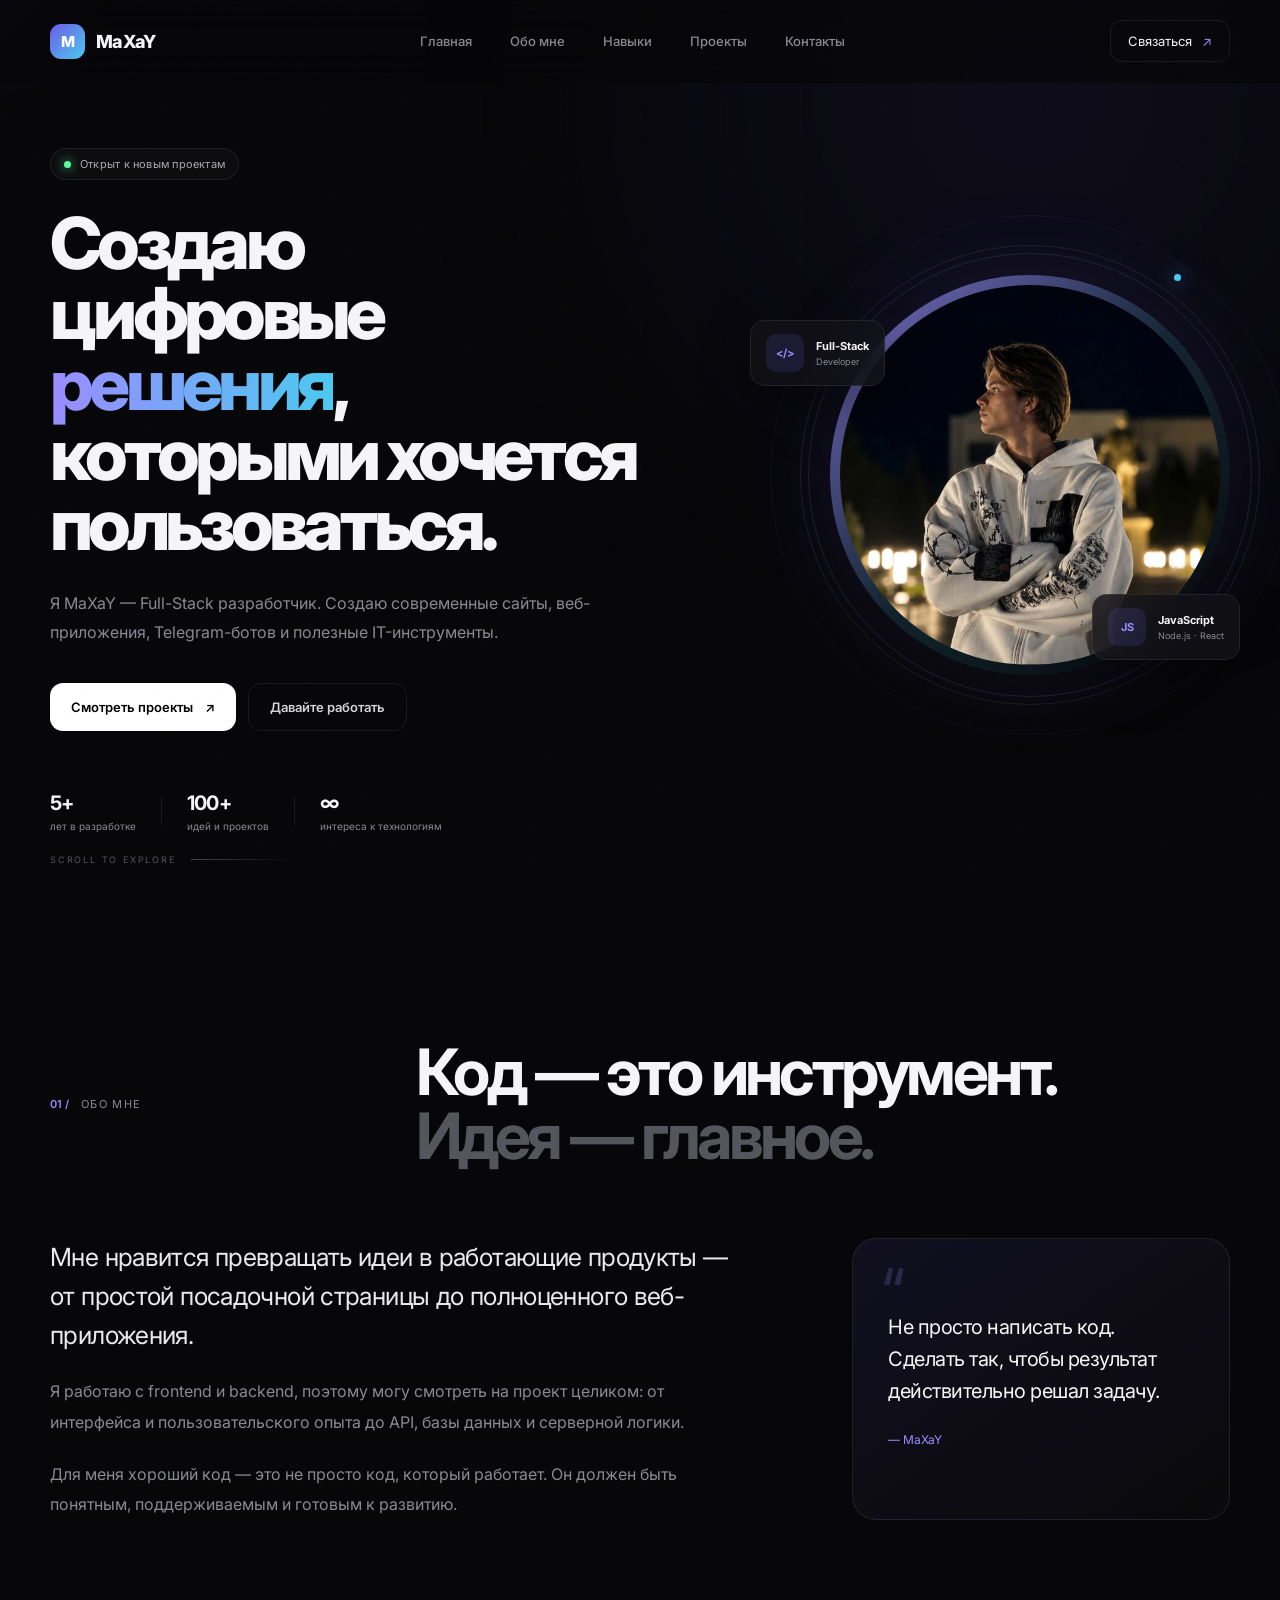
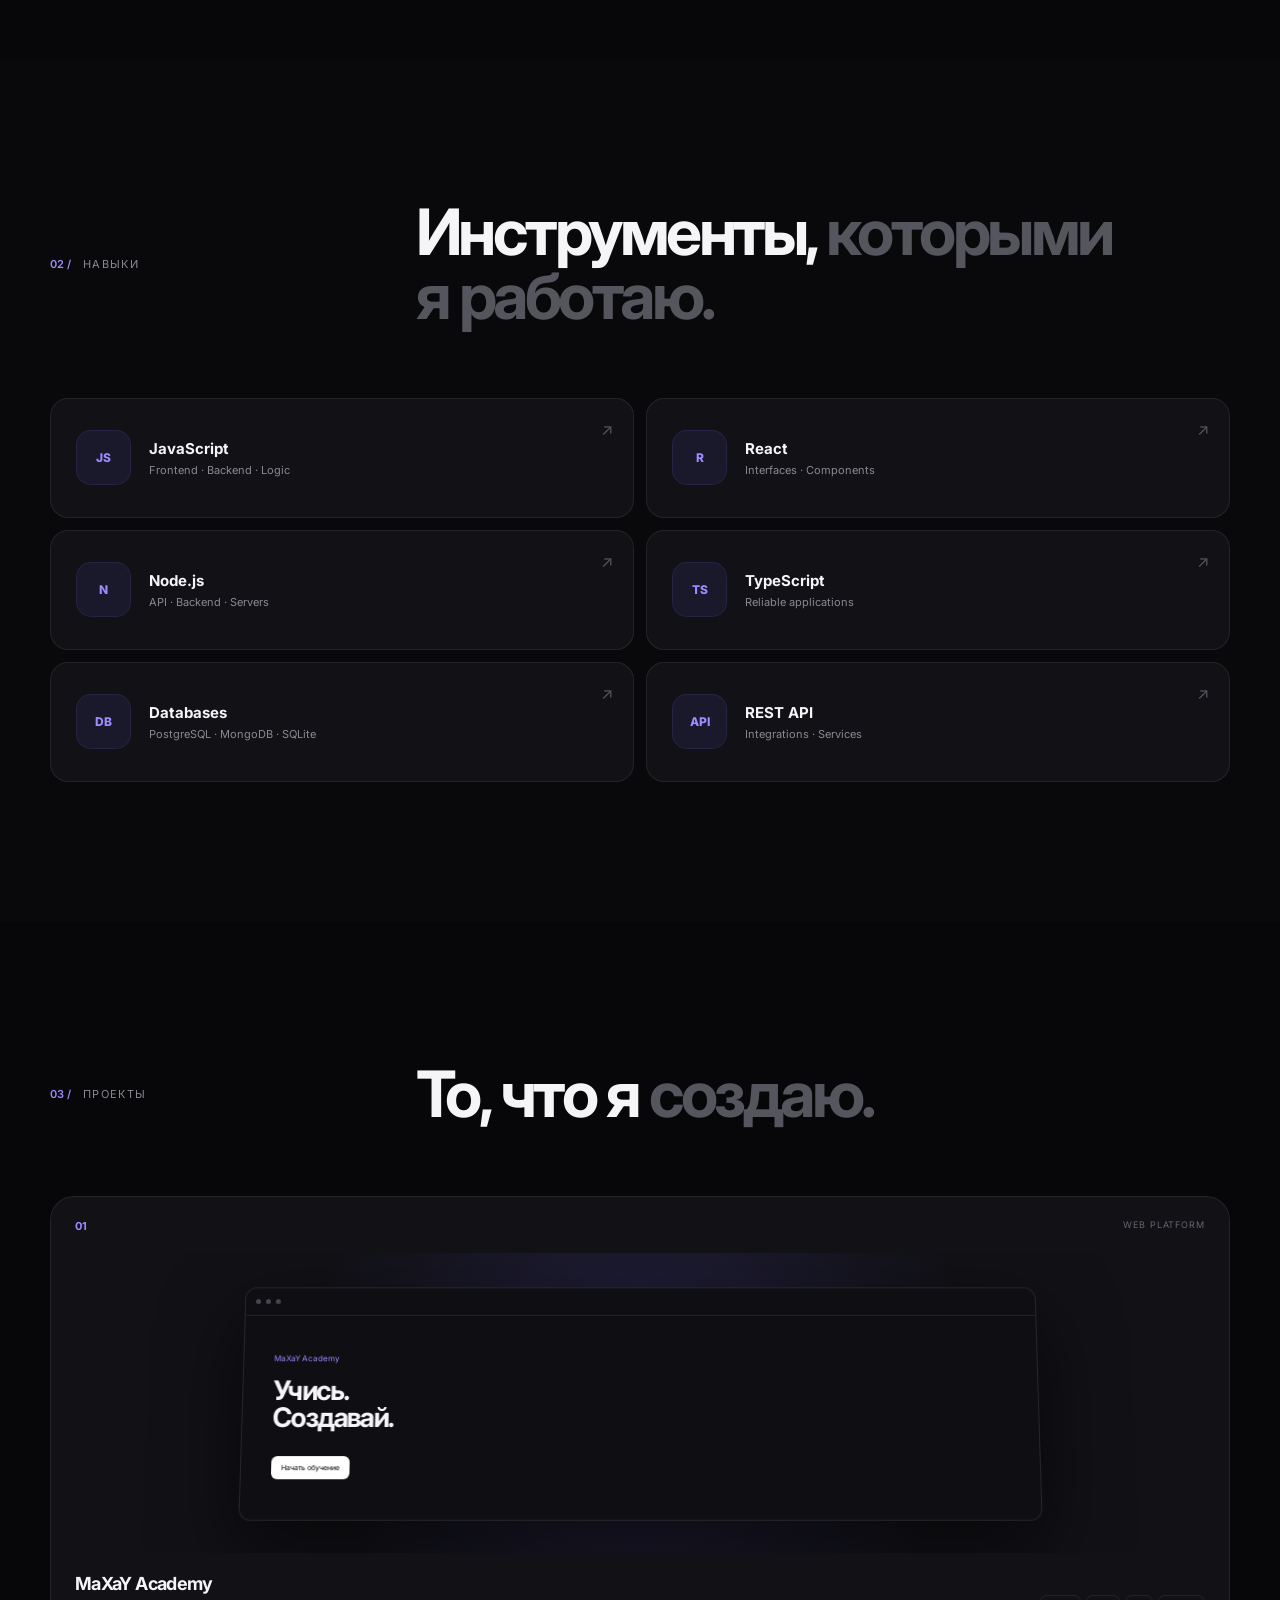
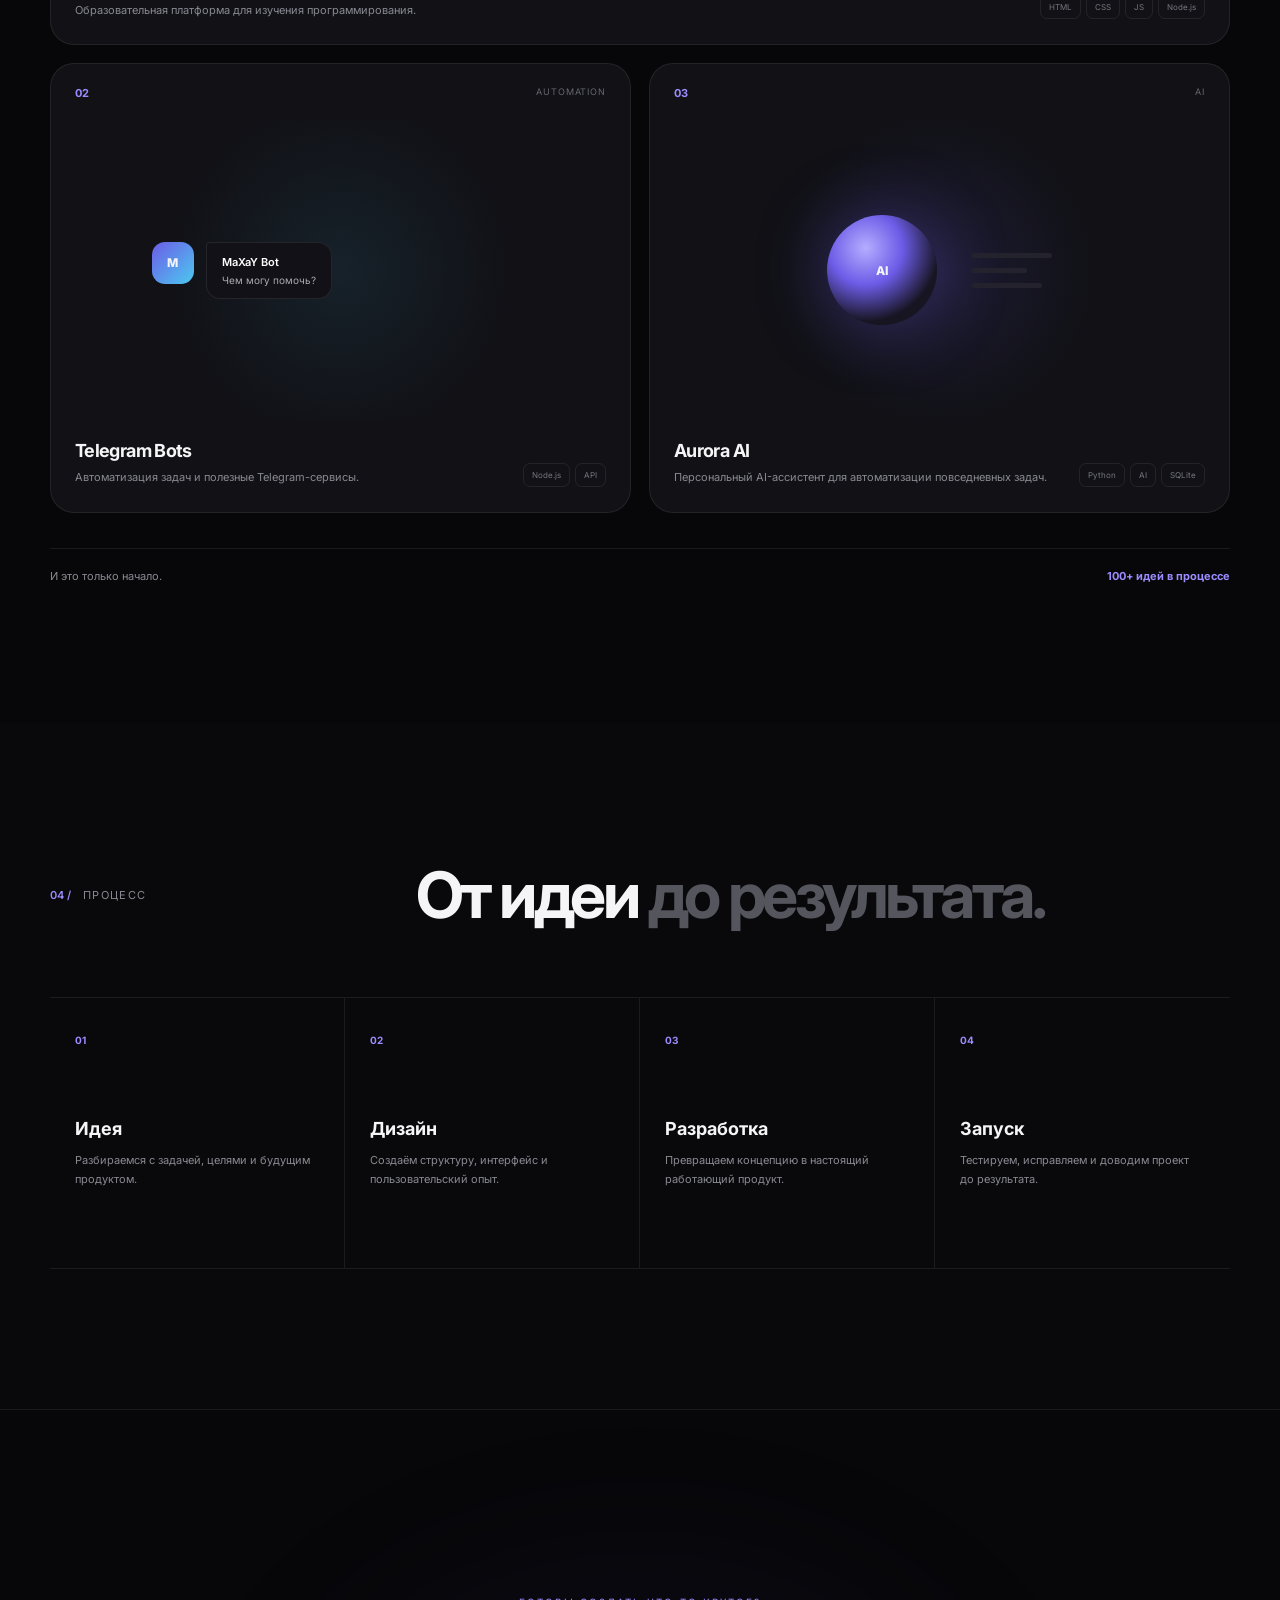
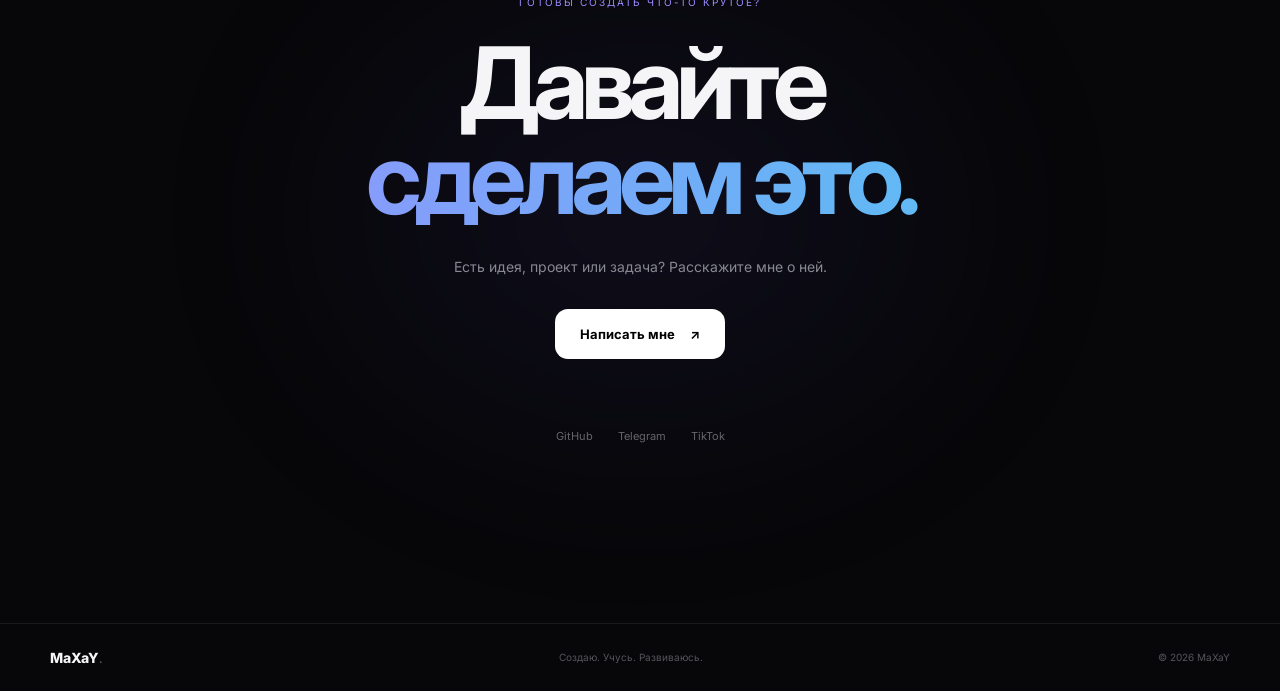
<file: index.html>
<!DOCTYPE html>
<html lang="ru">
<head>
    <meta charset="UTF-8">
    <meta name="viewport" content="width=device-width, initial-scale=1.0">

    <title>MaXaY — Full-Stack Developer</title>

    <meta
        name="description"
        content="MaXaY — Full-Stack разработчик. Создаю современные сайты, веб-приложения, Telegram-ботов и цифровые решения."
    >

    <link rel="stylesheet" href="style.css">

    <link rel="preconnect" href="https://fonts.googleapis.com">
    <link rel="preconnect" href="https://fonts.gstatic.com" crossorigin>

    <link
        href="https://fonts.googleapis.com/css2?family=Inter:wght@400;500;600;700;800&display=swap"
        rel="stylesheet"
    >
</head>

<body>

<div class="cursor-glow"></div>

<header class="header">
    <div class="container header-inner">

        <a href="#" class="logo">
            <span class="logo-mark">M</span>
            <span>MaXaY</span>
        </a>

        <nav class="nav">
            <a href="index.html">Главная</a>
            <a href="about.html">Обо мне</a>
            <a href="skills.html">Навыки</a>
            <a href="projects.html">Проекты</a>
            <a href="contact.html">Контакты</a>
        </nav>

        <a href="#contact" class="header-button">
            Связаться
            <span>↗</span>
        </a>

        <button class="menu-button" aria-label="Открыть меню">
            <span></span>
            <span></span>
        </button>

    </div>
</header>


<main>


    <section class="hero">

        <div class="hero-grid"></div>

        <div class="container hero-container">

            <div class="hero-content">

                <div class="status">
                    <span class="status-dot"></span>
                    Открыт к новым проектам
                </div>

                <h1>
                    Создаю цифровые
                    <span>решения</span>,
                    которыми хочется пользоваться.
                </h1>

                <p class="hero-description">
                    Я MaXaY — Full-Stack разработчик.
                    Создаю современные сайты, веб-приложения,
                    Telegram-ботов и полезные IT-инструменты.
                </p>

                <div class="hero-buttons">
                    <a href="#projects" class="button button-primary">
                        Смотреть проекты
                        <span>↗</span>
                    </a>

                    <a href="#contact" class="button button-secondary">
                        Давайте работать
                    </a>
                </div>

                <div class="hero-stats">

                    <div class="stat">
                        <strong>5+</strong>
                        <span>лет в разработке</span>
                    </div>

                    <div class="stat-line"></div>

                    <div class="stat">
                        <strong>100+</strong>
                        <span>идей и проектов</span>
                    </div>

                    <div class="stat-line"></div>

                    <div class="stat">
                        <strong>∞</strong>
                        <span>интереса к технологиям</span>
                    </div>

                </div>

            </div>


            <div class="hero-photo-wrapper">

                <div class="photo-decoration decoration-one"></div>
                <div class="photo-decoration decoration-two"></div>

                <div class="photo-circle">

                    <div class="photo-ring"></div>

                    <img
                        src="images/photo_2026-09-30_23-02-55.jpg"
                        alt="MaXaY"
                        class="avatar"
                    >

                </div>

                <div class="floating-card card-code">
                    <span>&lt;/&gt;</span>
                    <div>
                        <strong>Full-Stack</strong>
                        <small>Developer</small>
                    </div>
                </div>

                <div class="floating-card card-tech">
                    <span>JS</span>
                    <div>
                        <strong>JavaScript</strong>
                        <small>Node.js · React</small>
                    </div>
                </div>

            </div>

        </div>

        <div class="hero-bottom">
            <div class="container">
                <span>SCROLL TO EXPLORE</span>
                <div class="scroll-line"></div>
            </div>
        </div>

    </section>




    <section class="section" id="about">

        <div class="container">

            <div class="section-heading">

                <div>
                    <span class="section-number">01 /</span>
                    <span class="section-label">Обо мне</span>
                </div>

                <h2>
                    Код — это инструмент.
                    <span>Идея — главное.</span>
                </h2>

            </div>


            <div class="about-grid">

                <div class="about-main">

                    <p class="large-text">
                        Мне нравится превращать идеи в работающие
                        продукты — от простой посадочной страницы
                        до полноценного веб-приложения.
                    </p>

                    <p>
                        Я работаю с frontend и backend, поэтому могу
                        смотреть на проект целиком: от интерфейса
                        и пользовательского опыта до API, базы данных
                        и серверной логики.
                    </p>

                    <p>
                        Для меня хороший код — это не просто код,
                        который работает. Он должен быть понятным,
                        поддерживаемым и готовым к развитию.
                    </p>

                </div>


                <div class="about-card">

                    <span class="quote-mark">“</span>

                    <p>
                        Не просто написать код.
                        Сделать так, чтобы результат
                        действительно решал задачу.
                    </p>

                    <span class="quote-author">
                        — MaXaY
                    </span>

                </div>

            </div>

        </div>

    </section>




    <section class="section skills-section" id="skills">

        <div class="container">

            <div class="section-heading">

                <div>
                    <span class="section-number">02 /</span>
                    <span class="section-label">Навыки</span>
                </div>

                <h2>
                    Инструменты,
                    <span>которыми я работаю.</span>
                </h2>

            </div>


            <div class="skills-grid">

                <div class="skill-card featured">

                    <div class="skill-icon">JS</div>

                    <div>
                        <h3>JavaScript</h3>
                        <p>Frontend · Backend · Logic</p>
                    </div>

                    <span class="skill-arrow">↗</span>

                </div>


                <div class="skill-card">

                    <div class="skill-icon">R</div>

                    <div>
                        <h3>React</h3>
                        <p>Interfaces · Components</p>
                    </div>

                    <span class="skill-arrow">↗</span>

                </div>


                <div class="skill-card">

                    <div class="skill-icon">N</div>

                    <div>
                        <h3>Node.js</h3>
                        <p>API · Backend · Servers</p>
                    </div>

                    <span class="skill-arrow">↗</span>

                </div>


                <div class="skill-card">

                    <div class="skill-icon">TS</div>

                    <div>
                        <h3>TypeScript</h3>
                        <p>Reliable applications</p>
                    </div>

                    <span class="skill-arrow">↗</span>

                </div>


                <div class="skill-card">

                    <div class="skill-icon">DB</div>

                    <div>
                        <h3>Databases</h3>
                        <p>PostgreSQL · MongoDB · SQLite</p>
                    </div>

                    <span class="skill-arrow">↗</span>

                </div>


                <div class="skill-card">

                    <div class="skill-icon">API</div>

                    <div>
                        <h3>REST API</h3>
                        <p>Integrations · Services</p>
                    </div>

                    <span class="skill-arrow">↗</span>

                </div>

            </div>

        </div>

    </section>




    <section class="section projects-section" id="projects">

        <div class="container">

            <div class="section-heading projects-heading">

                <div>
                    <span class="section-number">03 /</span>
                    <span class="section-label">Проекты</span>
                </div>

                <h2>
                    То, что я
                    <span>создаю.</span>
                </h2>

            </div>


            <div class="projects-grid">

                <article class="project-card project-large">

                    <div class="project-top">
                        <span class="project-number">01</span>

                        <span class="project-type">
                            Web Platform
                        </span>
                    </div>

                    <div class="project-preview academy-preview">

                        <div class="preview-window">

                            <div class="preview-header">
                                <span></span>
                                <span></span>
                                <span></span>
                            </div>

                            <div class="preview-content">

                                <small>MaXaY Academy</small>

                                <strong>
                                    Учись.
                                    <br>
                                    Создавай.
                                </strong>

                                <div class="preview-button">
                                    Начать обучение
                                </div>

                            </div>

                        </div>

                    </div>

                    <div class="project-info">

                        <div>
                            <h3>MaXaY Academy</h3>

                            <p>
                                Образовательная платформа
                                для изучения программирования.
                            </p>
                        </div>

                        <div class="project-tags">
                            <span>HTML</span>
                            <span>CSS</span>
                            <span>JS</span>
                            <span>Node.js</span>
                        </div>

                    </div>

                </article>


                <article class="project-card">

                    <div class="project-top">
                        <span class="project-number">02</span>

                        <span class="project-type">
                            Automation
                        </span>
                    </div>

                    <div class="project-preview bot-preview">

                        <div class="bot-interface">

                            <div class="bot-avatar">
                                M
                            </div>

                            <div class="bot-message">
                                <span>MaXaY Bot</span>
                                Чем могу помочь?
                            </div>

                        </div>

                    </div>

                    <div class="project-info">

                        <div>
                            <h3>Telegram Bots</h3>

                            <p>
                                Автоматизация задач
                                и полезные Telegram-сервисы.
                            </p>
                        </div>

                        <div class="project-tags">
                            <span>Node.js</span>
                            <span>API</span>
                        </div>

                    </div>

                </article>


                <article class="project-card">

                    <div class="project-top">
                        <span class="project-number">03</span>

                        <span class="project-type">
                            AI
                        </span>
                    </div>

                    <div class="project-preview ai-preview">

                        <div class="ai-orb">
                            <span>AI</span>
                        </div>

                        <div class="ai-lines">
                            <span></span>
                            <span></span>
                            <span></span>
                        </div>

                    </div>

                    <div class="project-info">

                        <div>
                            <h3>Aurora AI</h3>

                            <p>
                                Персональный AI-ассистент
                                для автоматизации повседневных задач.
                            </p>
                        </div>

                        <div class="project-tags">
                            <span>Python</span>
                            <span>AI</span>
                            <span>SQLite</span>
                        </div>

                    </div>

                </article>

            </div>


            <div class="projects-more">
                <span>И это только начало.</span>
                <strong>100+ идей в процессе</strong>
            </div>

        </div>

    </section>




    <section class="section process-section">

        <div class="container">

            <div class="section-heading">

                <div>
                    <span class="section-number">04 /</span>
                    <span class="section-label">Процесс</span>
                </div>

                <h2>
                    От идеи
                    <span>до результата.</span>
                </h2>

            </div>


            <div class="process-grid">

                <div class="process-item">
                    <span>01</span>
                    <h3>Идея</h3>
                    <p>
                        Разбираемся с задачей,
                        целями и будущим продуктом.
                    </p>
                </div>

                <div class="process-item">
                    <span>02</span>
                    <h3>Дизайн</h3>
                    <p>
                        Создаём структуру,
                        интерфейс и пользовательский опыт.
                    </p>
                </div>

                <div class="process-item">
                    <span>03</span>
                    <h3>Разработка</h3>
                    <p>
                        Превращаем концепцию
                        в настоящий работающий продукт.
                    </p>
                </div>

                <div class="process-item">
                    <span>04</span>
                    <h3>Запуск</h3>
                    <p>
                        Тестируем, исправляем
                        и доводим проект до результата.
                    </p>
                </div>

            </div>

        </div>

    </section>




    <section class="contact-section" id="contact">

        <div class="contact-glow"></div>

        <div class="container contact-container">

            <span class="contact-label">
                ГОТОВЫ СОЗДАТЬ ЧТО-ТО КРУТОЕ?
            </span>

            <h2>
                Давайте
                <span>сделаем это.</span>
            </h2>

            <p>
                Есть идея, проект или задача?
                Расскажите мне о ней.
            </p>

            <a href="mailto:hello@maxay.dev" class="contact-button">
                Написать мне
                <span>↗</span>
            </a>

            <div class="social-links">

                <a href="#" target="_blank">
                    GitHub
                </a>

                <a href="#" target="_blank">
                    Telegram
                </a>

                <a href="#" target="_blank">
                    TikTok
                </a>

            </div>

        </div>

    </section>

</main>


<footer class="footer">

    <div class="container footer-inner">

        <div class="footer-logo">
            MaXaY<span>.</span>
        </div>

        <p>
            Создаю. Учусь. Развиваюсь.
        </p>

        <span>
            © 2026 MaXaY
        </span>

    </div>

</footer>


<script src="script.js"></script>

</body>
</html>
</file>
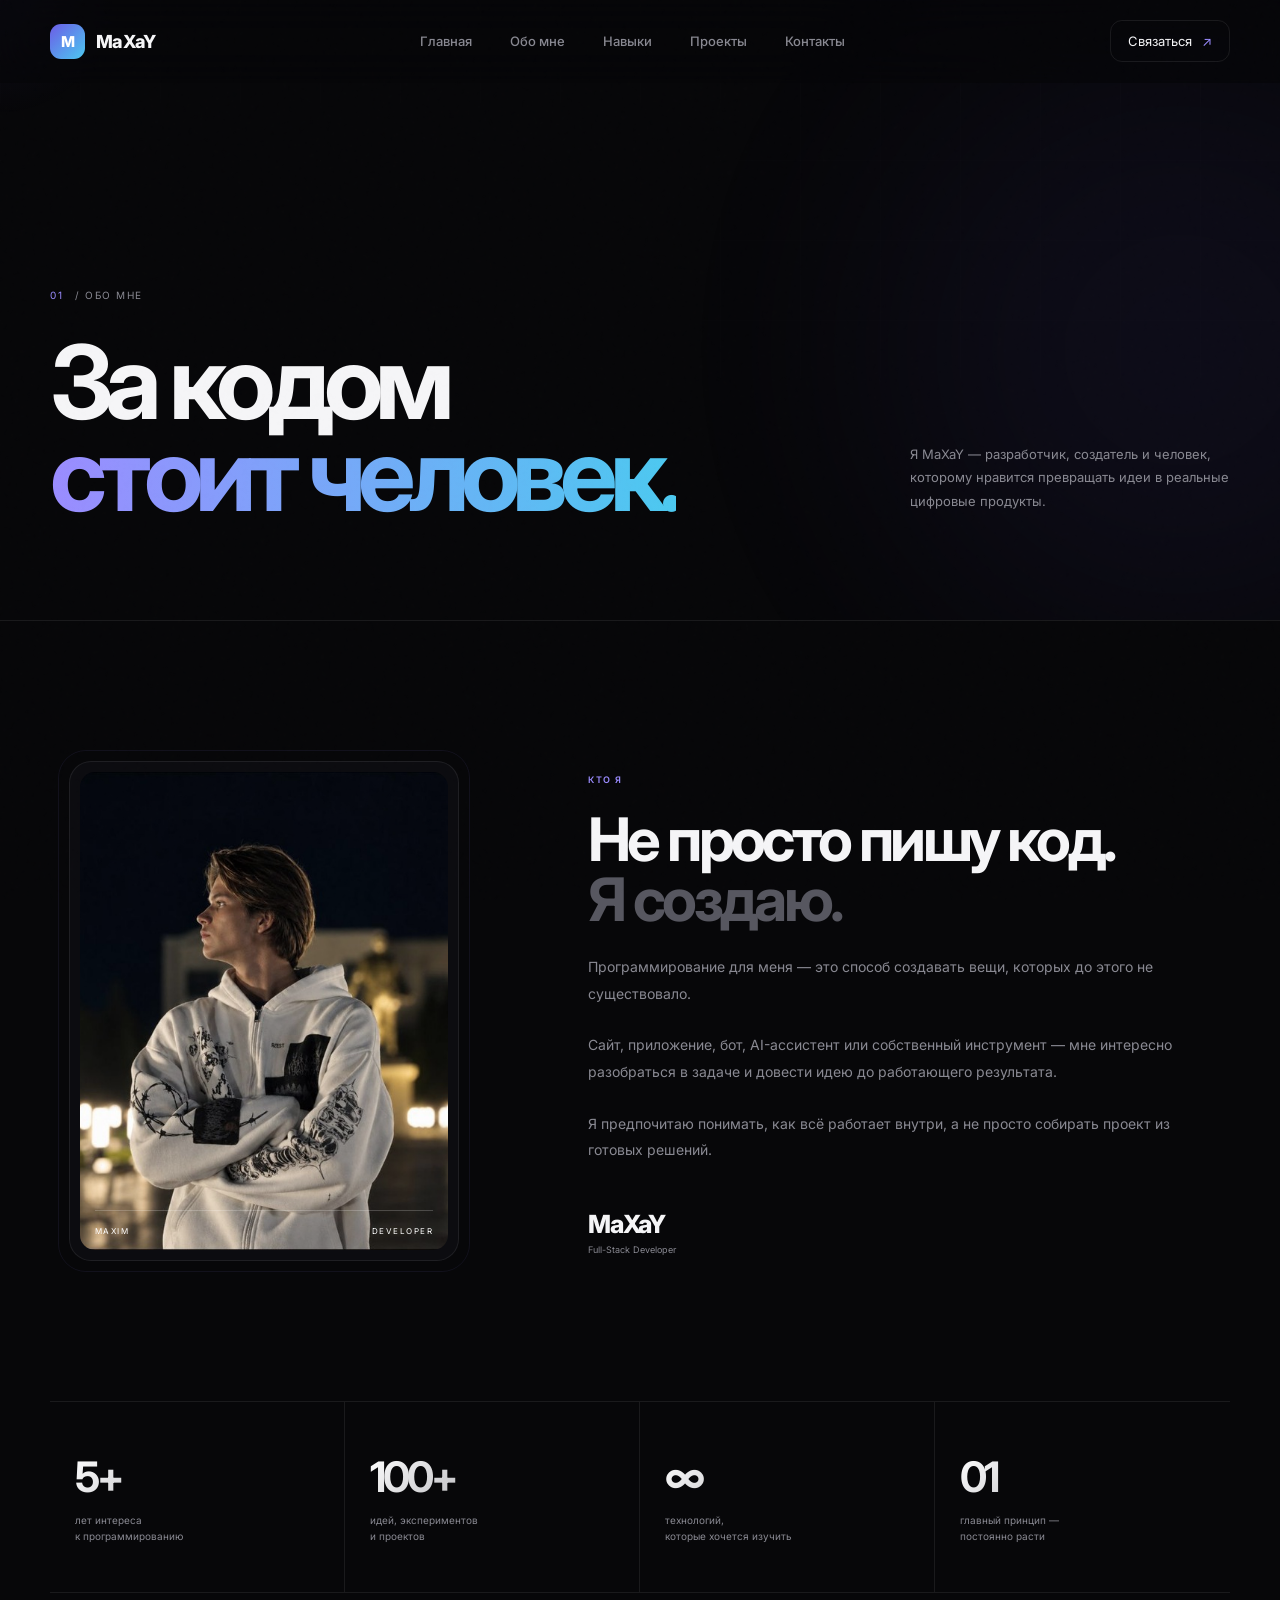
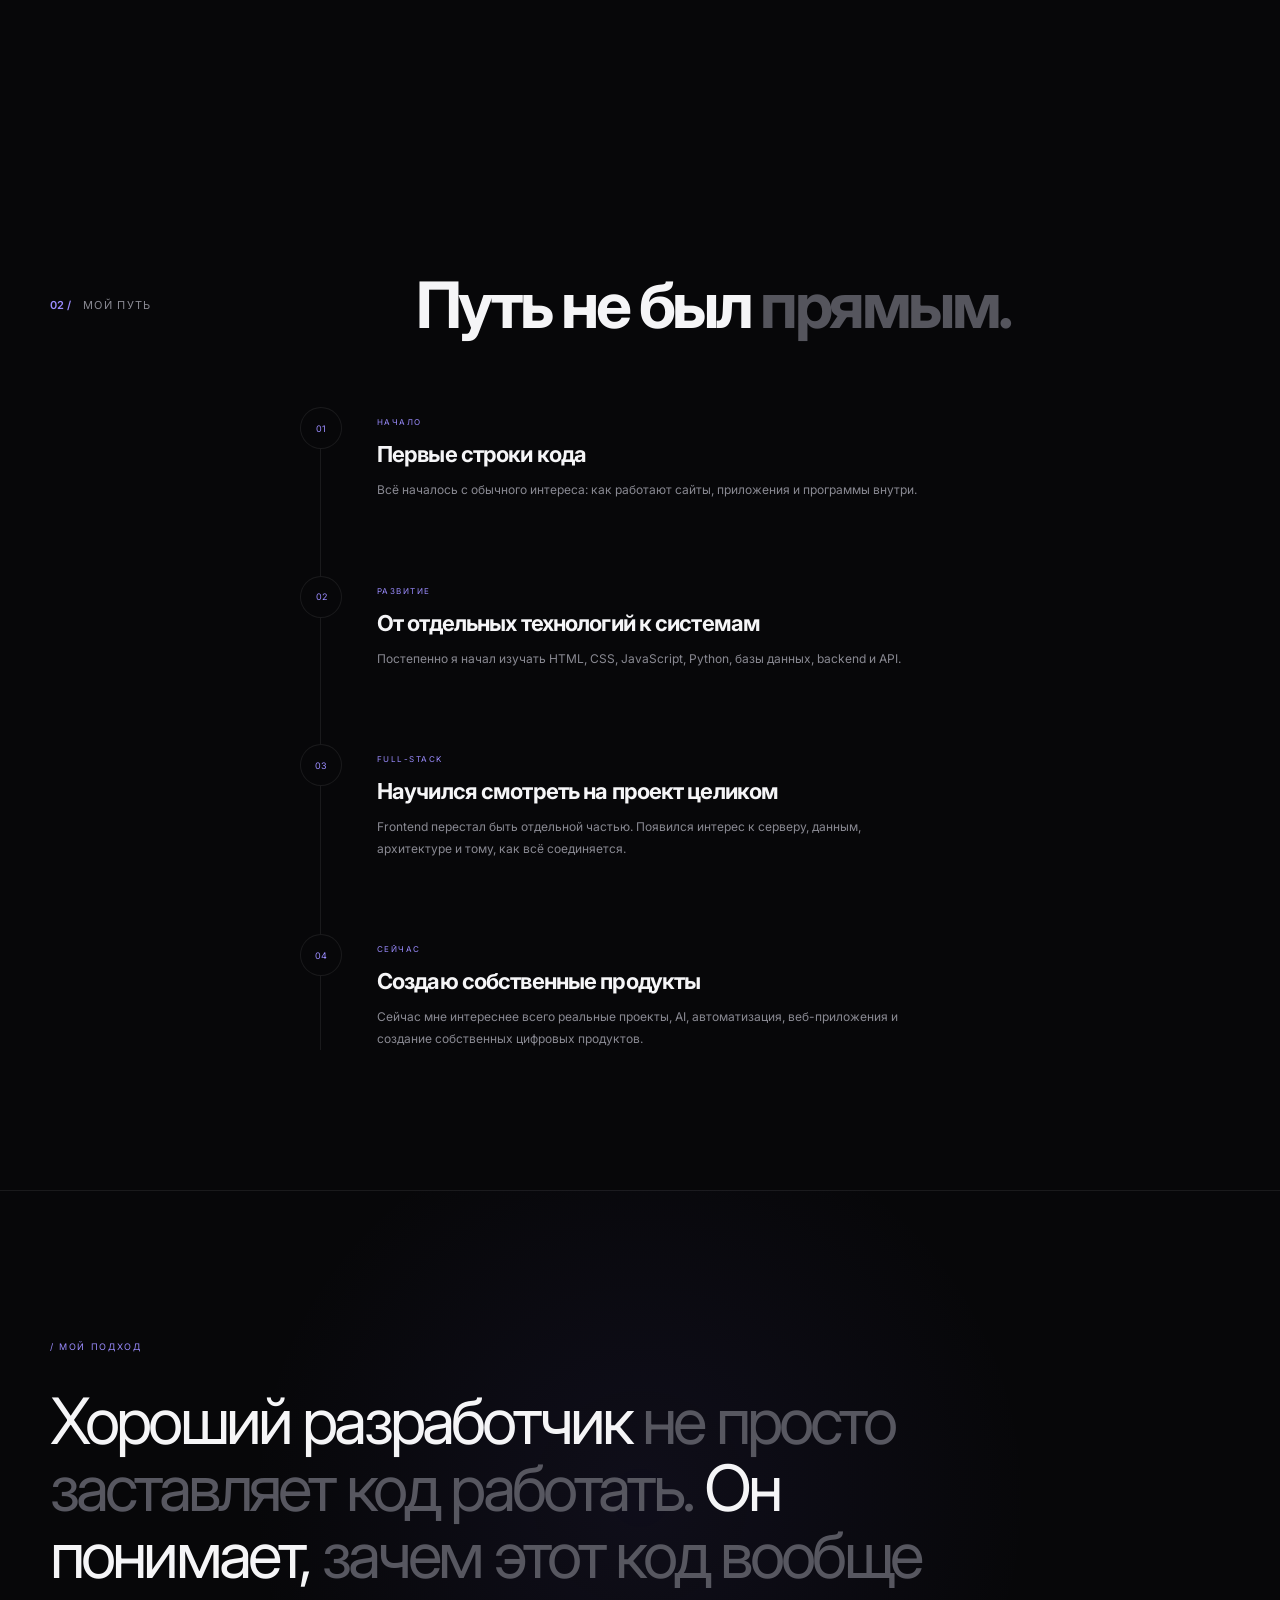
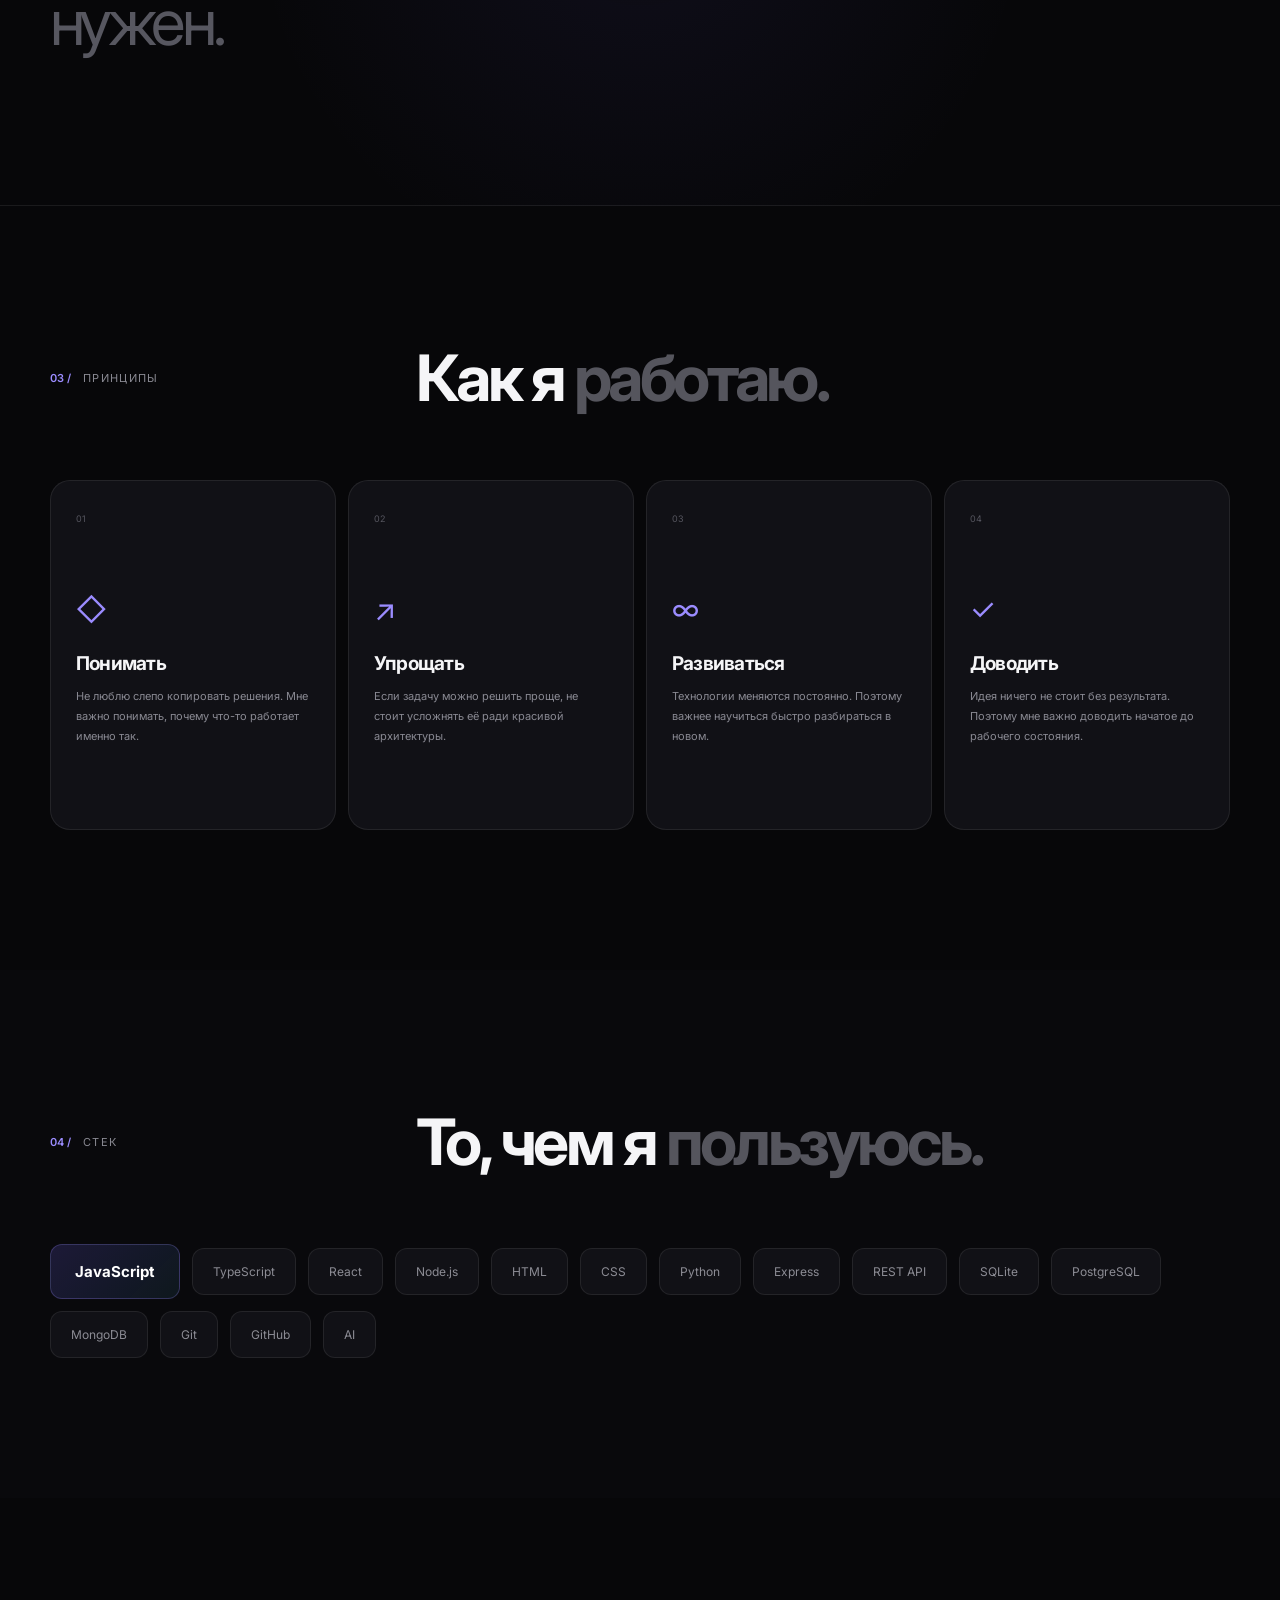
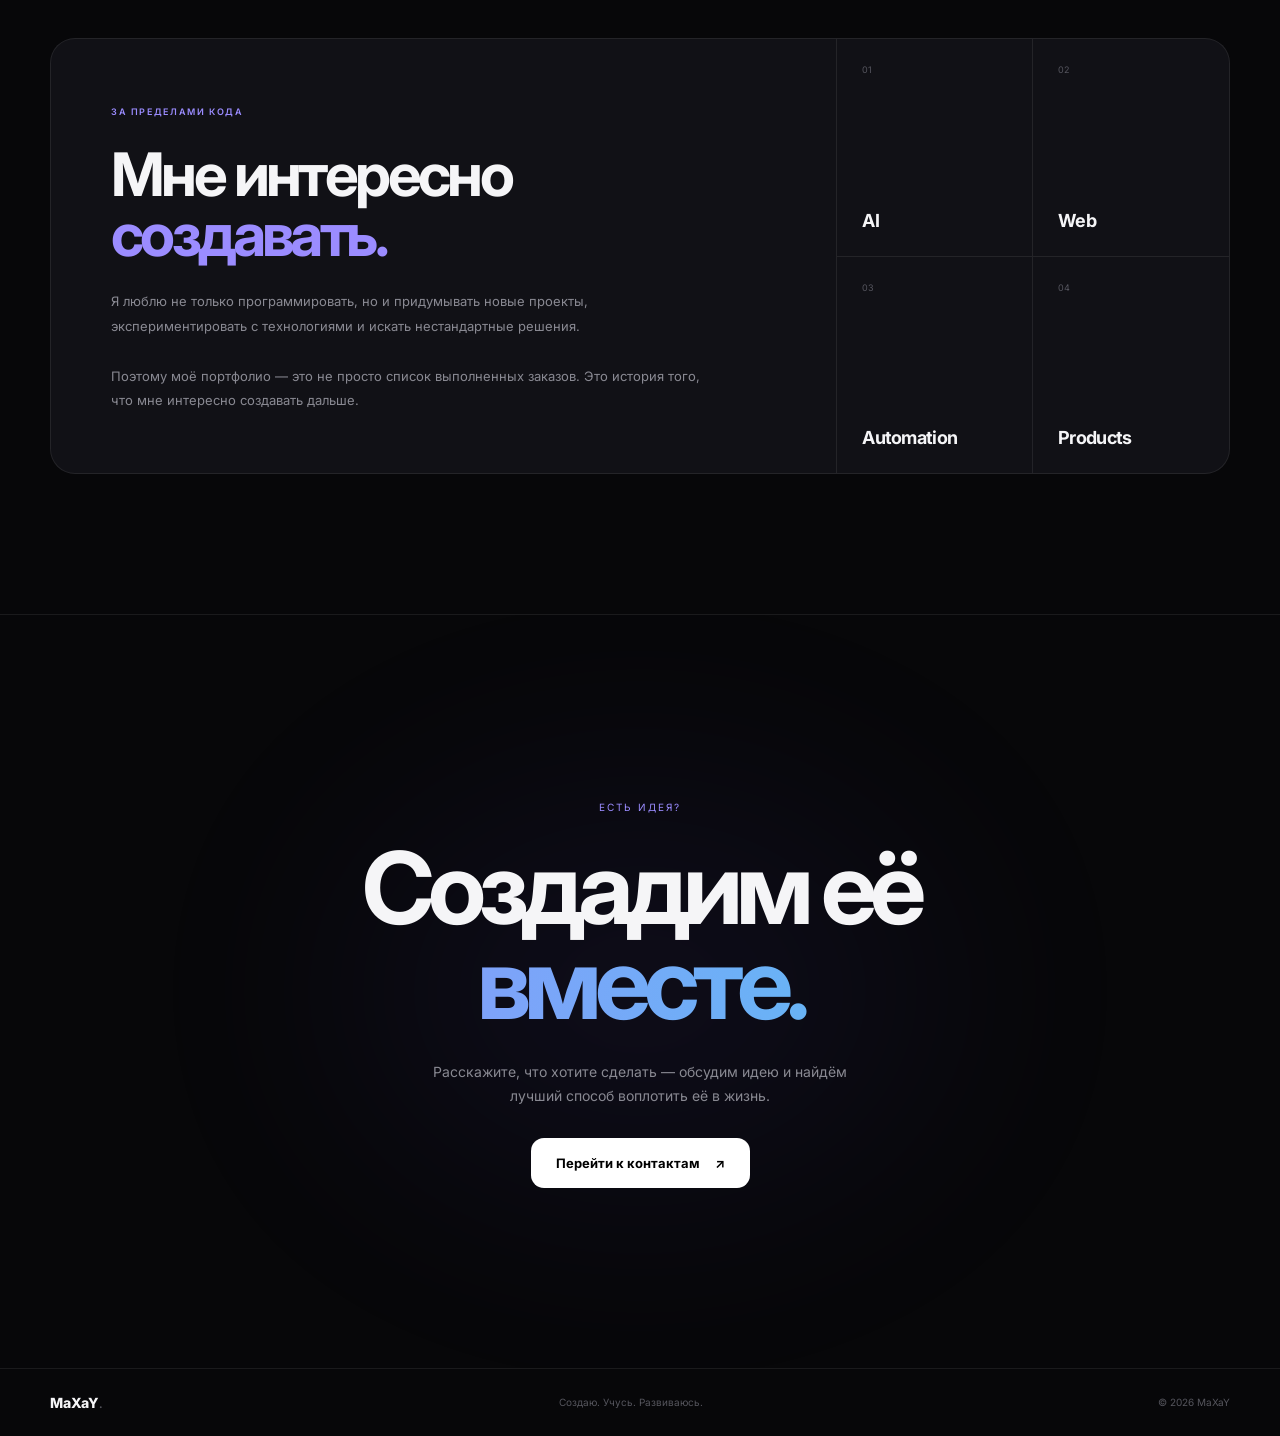
<file: about.html>
<!DOCTYPE html>
<html lang="ru">
<head>
    <meta charset="UTF-8">
    <meta name="viewport" content="width=device-width, initial-scale=1.0">

    <title>Обо мне — MaXaY</title>

    <meta
        name="description"
        content="Обо мне — MaXaY, Full-Stack разработчик. Мой путь, подход к разработке, технологии и принципы."
    >

    <link rel="stylesheet" href="style.css">
    <link rel="stylesheet" href="about.css">

    <link rel="preconnect" href="https://fonts.googleapis.com">
    <link rel="preconnect" href="https://fonts.gstatic.com" crossorigin>

    <link
        href="https://fonts.googleapis.com/css2?family=Inter:wght@400;500;600;700;800&display=swap"
        rel="stylesheet"
    >
</head>

<body>

<div class="cursor-glow"></div>

<header class="header">
    <div class="container header-inner">

        <a href="index.html" class="logo">
            <span class="logo-mark">M</span>
            <span>MaXaY</span>
        </a>

        <nav class="nav">
            <a href="index.html">Главная</a>
            <a href="about.html">Обо мне</a>
            <a href="skills.html">Навыки</a>
            <a href="projects.html">Проекты</a>
            <a href="contact.html">Контакты</a>
        </nav>

        <a href="index.html#contact" class="header-button">
            Связаться
            <span>↗</span>
        </a>

        <button class="menu-button" aria-label="Открыть меню">
            <span></span>
            <span></span>
        </button>

    </div>
</header>


<main>


    <section class="about-hero">

        <div class="about-grid-bg"></div>

        <div class="container">

            <div class="about-hero-label">
                <span>01</span>
                / ОБО МНЕ
            </div>

            <div class="about-hero-content">

                <h1>
                    За кодом
                    <span>стоит человек.</span>
                </h1>

                <p>
                    Я MaXaY — разработчик, создатель и человек,
                    которому нравится превращать идеи в реальные
                    цифровые продукты.
                </p>

            </div>

        </div>

    </section>



    <section class="section about-intro">

        <div class="container">

            <div class="intro-grid">

                <div class="intro-photo">

                    <div class="photo-frame">

                        <img
                            src="images/photo_2026-09-30_23-02-55.jpg"
                            alt="MaXaY — Full-Stack разработчик"
                        >

                        <div class="photo-caption">
                            <span>MAXIM</span>
                            <span>DEVELOPER</span>
                        </div>

                    </div>

                </div>


                <div class="intro-text">

                    <span class="small-label">
                        КТО Я
                    </span>

                    <h2>
                        Не просто пишу код.
                        <span>Я создаю.</span>
                    </h2>

                    <p>
                        Программирование для меня — это способ
                        создавать вещи, которых до этого не существовало.
                    </p>

                    <p>
                        Сайт, приложение, бот, AI-ассистент или
                        собственный инструмент — мне интересно
                        разобраться в задаче и довести идею
                        до работающего результата.
                    </p>

                    <p>
                        Я предпочитаю понимать, как всё работает
                        внутри, а не просто собирать проект из
                        готовых решений.
                    </p>

                    <div class="intro-signature">
                        <span>MaXaY</span>
                        <small>Full-Stack Developer</small>
                    </div>

                </div>

            </div>

        </div>

    </section>

    <section class="numbers-section">

        <div class="container">

            <div class="numbers-grid">

                <div class="number-card">
                    <strong>5+</strong>
                    <span>лет интереса<br>к программированию</span>
                </div>

                <div class="number-card">
                    <strong>100+</strong>
                    <span>идей, экспериментов<br>и проектов</span>
                </div>

                <div class="number-card">
                    <strong>∞</strong>
                    <span>технологий,<br>которые хочется изучить</span>
                </div>

                <div class="number-card">
                    <strong>01</strong>
                    <span>главный принцип —<br>постоянно расти</span>
                </div>

            </div>

        </div>

    </section>



    <section class="section story-section">

        <div class="container">

            <div class="section-heading">

                <div>
                    <span class="section-number">02 /</span>
                    <span class="section-label">Мой путь</span>
                </div>

                <h2>
                    Путь не был
                    <span>прямым.</span>
                </h2>

            </div>


            <div class="timeline">

                <div class="timeline-item">

                    <div class="timeline-marker">
                        <span>01</span>
                    </div>

                    <div class="timeline-content">

                        <span class="timeline-date">
                            НАЧАЛО
                        </span>

                        <h3>
                            Первые строки кода
                        </h3>

                        <p>
                            Всё началось с обычного интереса:
                            как работают сайты, приложения
                            и программы внутри.
                        </p>

                    </div>

                </div>


                <div class="timeline-item">

                    <div class="timeline-marker">
                        <span>02</span>
                    </div>

                    <div class="timeline-content">

                        <span class="timeline-date">
                            РАЗВИТИЕ
                        </span>

                        <h3>
                            От отдельных технологий к системам
                        </h3>

                        <p>
                            Постепенно я начал изучать HTML, CSS,
                            JavaScript, Python, базы данных,
                            backend и API.
                        </p>

                    </div>

                </div>


                <div class="timeline-item">

                    <div class="timeline-marker">
                        <span>03</span>
                    </div>

                    <div class="timeline-content">

                        <span class="timeline-date">
                            FULL-STACK
                        </span>

                        <h3>
                            Научился смотреть на проект целиком
                        </h3>

                        <p>
                            Frontend перестал быть отдельной частью.
                            Появился интерес к серверу, данным,
                            архитектуре и тому, как всё соединяется.
                        </p>

                    </div>

                </div>


                <div class="timeline-item">

                    <div class="timeline-marker">
                        <span>04</span>
                    </div>

                    <div class="timeline-content">

                        <span class="timeline-date">
                            СЕЙЧАС
                        </span>

                        <h3>
                            Создаю собственные продукты
                        </h3>

                        <p>
                            Сейчас мне интереснее всего реальные
                            проекты, AI, автоматизация, веб-приложения
                            и создание собственных цифровых продуктов.
                        </p>

                    </div>

                </div>

            </div>

        </div>

    </section>



    <section class="philosophy-section">

        <div class="container">

            <div class="philosophy-label">
                / МОЙ ПОДХОД
            </div>

            <div class="philosophy-text">
                Хороший разработчик
                <span>не просто заставляет код работать.</span>
                Он понимает,
                <span>зачем этот код вообще нужен.</span>
            </div>

        </div>

    </section>


 
    <section class="section principles-section">

        <div class="container">

            <div class="section-heading">

                <div>
                    <span class="section-number">03 /</span>
                    <span class="section-label">Принципы</span>
                </div>

                <h2>
                    Как я
                    <span>работаю.</span>
                </h2>

            </div>


            <div class="principles-grid">

                <article class="principle-card">

                    <span class="principle-number">01</span>

                    <div class="principle-icon">
                        ◇
                    </div>

                    <h3>
                        Понимать
                    </h3>

                    <p>
                        Не люблю слепо копировать решения.
                        Мне важно понимать, почему что-то
                        работает именно так.
                    </p>

                </article>


                <article class="principle-card">

                    <span class="principle-number">02</span>

                    <div class="principle-icon">
                        ↗
                    </div>

                    <h3>
                        Упрощать
                    </h3>

                    <p>
                        Если задачу можно решить проще,
                        не стоит усложнять её ради
                        красивой архитектуры.
                    </p>

                </article>


                <article class="principle-card">

                    <span class="principle-number">03</span>

                    <div class="principle-icon">
                        ∞
                    </div>

                    <h3>
                        Развиваться
                    </h3>

                    <p>
                        Технологии меняются постоянно.
                        Поэтому важнее научиться
                        быстро разбираться в новом.
                    </p>

                </article>


                <article class="principle-card">

                    <span class="principle-number">04</span>

                    <div class="principle-icon">
                        ✓
                    </div>

                    <h3>
                        Доводить
                    </h3>

                    <p>
                        Идея ничего не стоит без результата.
                        Поэтому мне важно доводить начатое
                        до рабочего состояния.
                    </p>

                </article>

            </div>

        </div>

    </section>


    <section class="section tech-section">

        <div class="container">

            <div class="section-heading">

                <div>
                    <span class="section-number">04 /</span>
                    <span class="section-label">Стек</span>
                </div>

                <h2>
                    То, чем я
                    <span>пользуюсь.</span>
                </h2>

            </div>


            <div class="tech-cloud">

                <span class="tech-main">JavaScript</span>
                <span>TypeScript</span>
                <span>React</span>
                <span>Node.js</span>
                <span>HTML</span>
                <span>CSS</span>
                <span>Python</span>
                <span>Express</span>
                <span>REST API</span>
                <span>SQLite</span>
                <span>PostgreSQL</span>
                <span>MongoDB</span>
                <span>Git</span>
                <span>GitHub</span>
                <span>AI</span>

            </div>

        </div>

    </section>


    <section class="section personal-section">

        <div class="container">

            <div class="personal-card">

                <div class="personal-content">

                    <span class="small-label">
                        ЗА ПРЕДЕЛАМИ КОДА
                    </span>

                    <h2>
                        Мне интересно
                        <span>создавать.</span>
                    </h2>

                    <p>
                        Я люблю не только программировать,
                        но и придумывать новые проекты,
                        экспериментировать с технологиями
                        и искать нестандартные решения.
                    </p>

                    <p>
                        Поэтому моё портфолио — это не просто
                        список выполненных заказов.
                        Это история того, что мне интересно
                        создавать дальше.
                    </p>

                </div>


                <div class="personal-side">

                    <div class="interest">
                        <span>01</span>
                        <strong>AI</strong>
                    </div>

                    <div class="interest">
                        <span>02</span>
                        <strong>Web</strong>
                    </div>

                    <div class="interest">
                        <span>03</span>
                        <strong>Automation</strong>
                    </div>

                    <div class="interest">
                        <span>04</span>
                        <strong>Products</strong>
                    </div>

                </div>

            </div>

        </div>

    </section>



    <section class="contact-section about-contact">

        <div class="contact-glow"></div>

        <div class="container contact-container">

            <span class="contact-label">
                ЕСТЬ ИДЕЯ?
            </span>

            <h2>
                Создадим её
                <span>вместе.</span>
            </h2>

            <p>
                Расскажите, что хотите сделать —
                обсудим идею и найдём лучший способ
                воплотить её в жизнь.
            </p>

            <a
                href="index.html#contact"
                class="contact-button"
            >
                Перейти к контактам
                <span>↗</span>
            </a>

        </div>

    </section>

</main>


<footer class="footer">

    <div class="container footer-inner">

        <div class="footer-logo">
            MaXaY<span>.</span>
        </div>

        <p>
            Создаю. Учусь. Развиваюсь.
        </p>

        <span>
            © 2026 MaXaY
        </span>

    </div>

</footer>


<script src="about.js"></script>

</body>
</html>
</file>
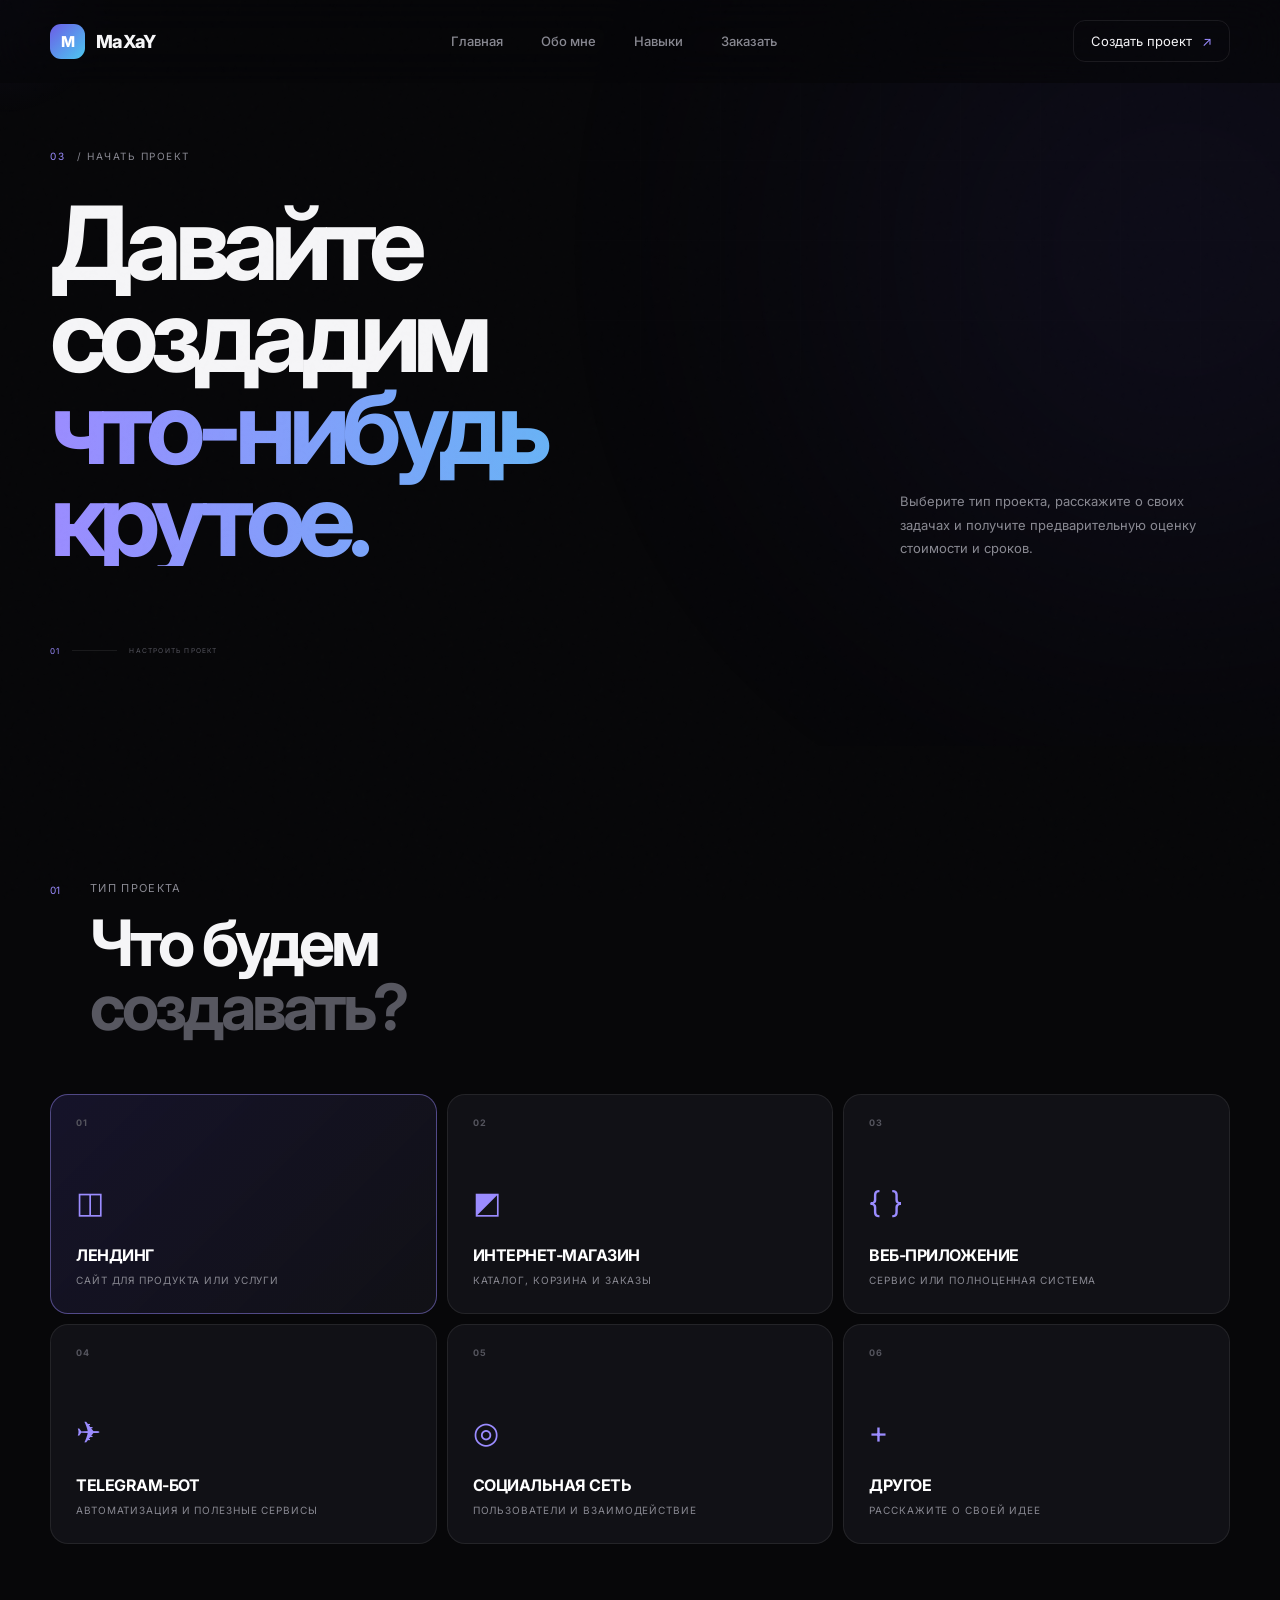
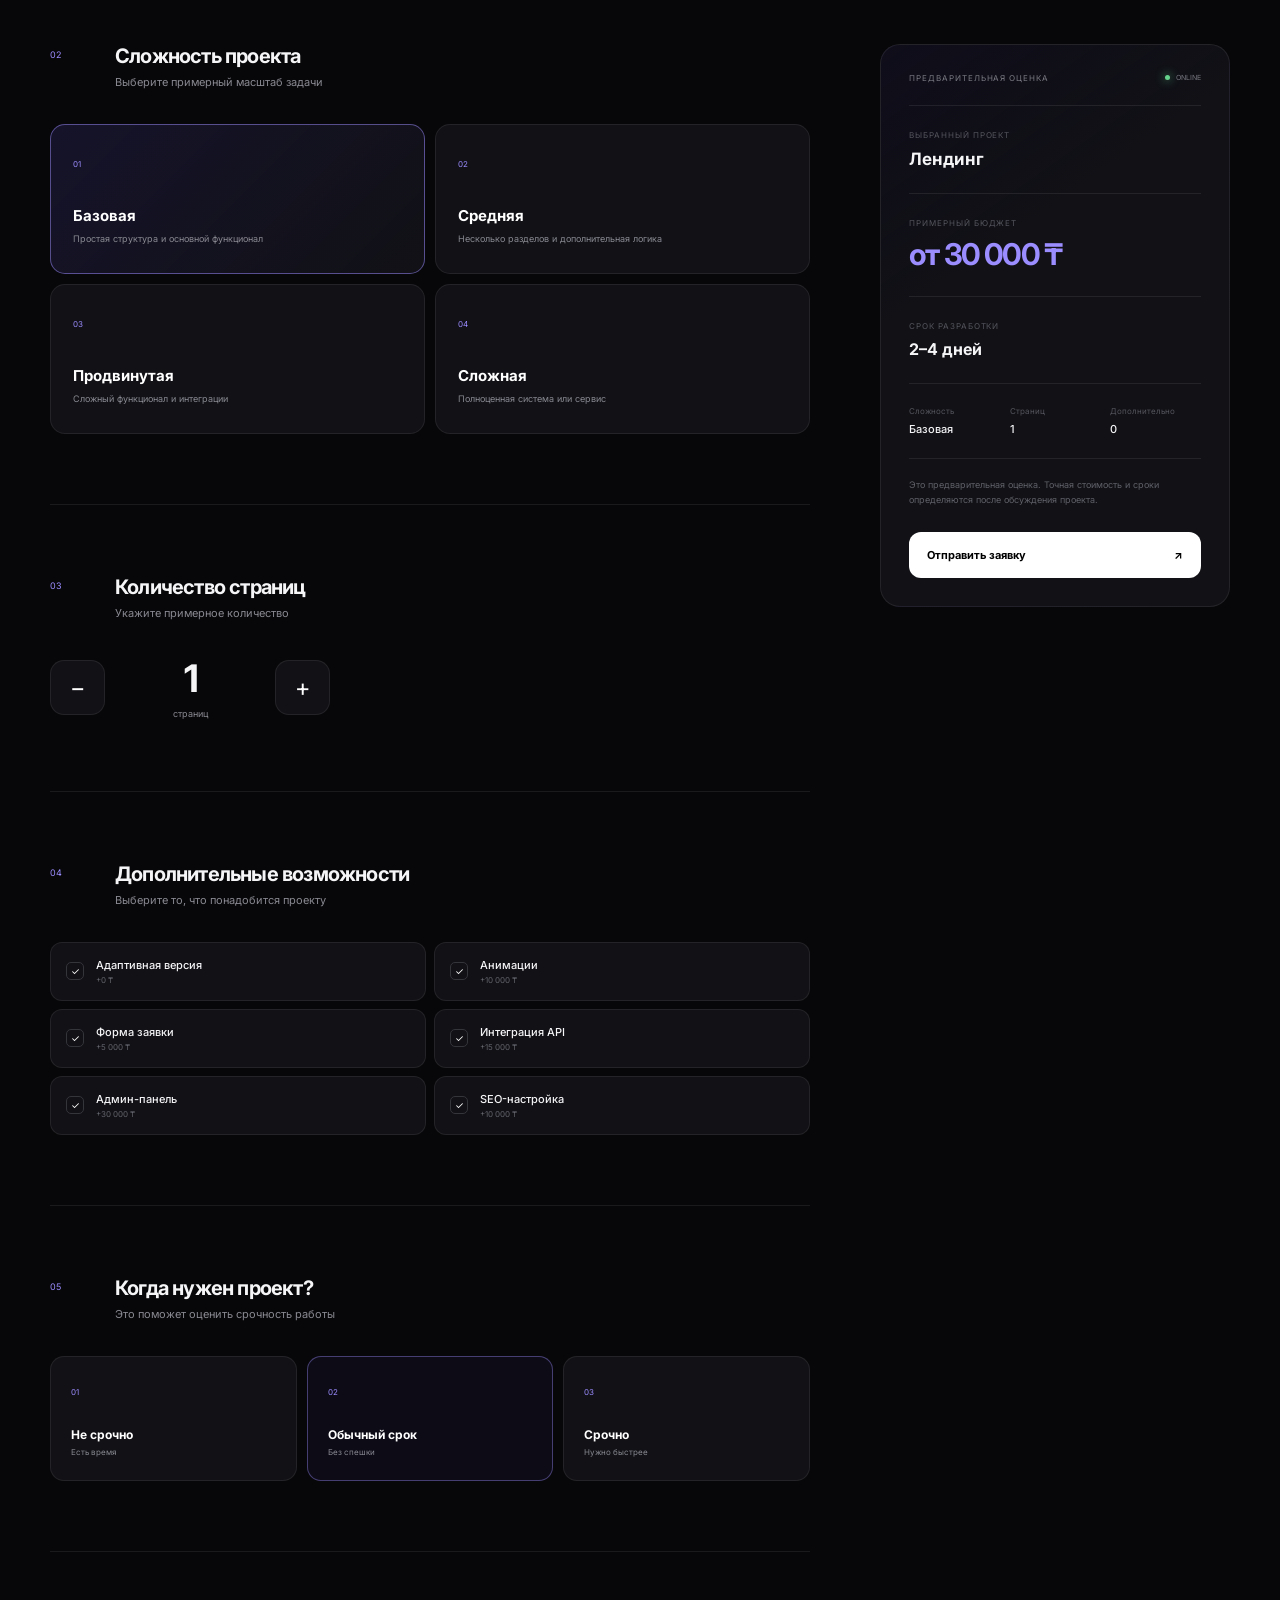
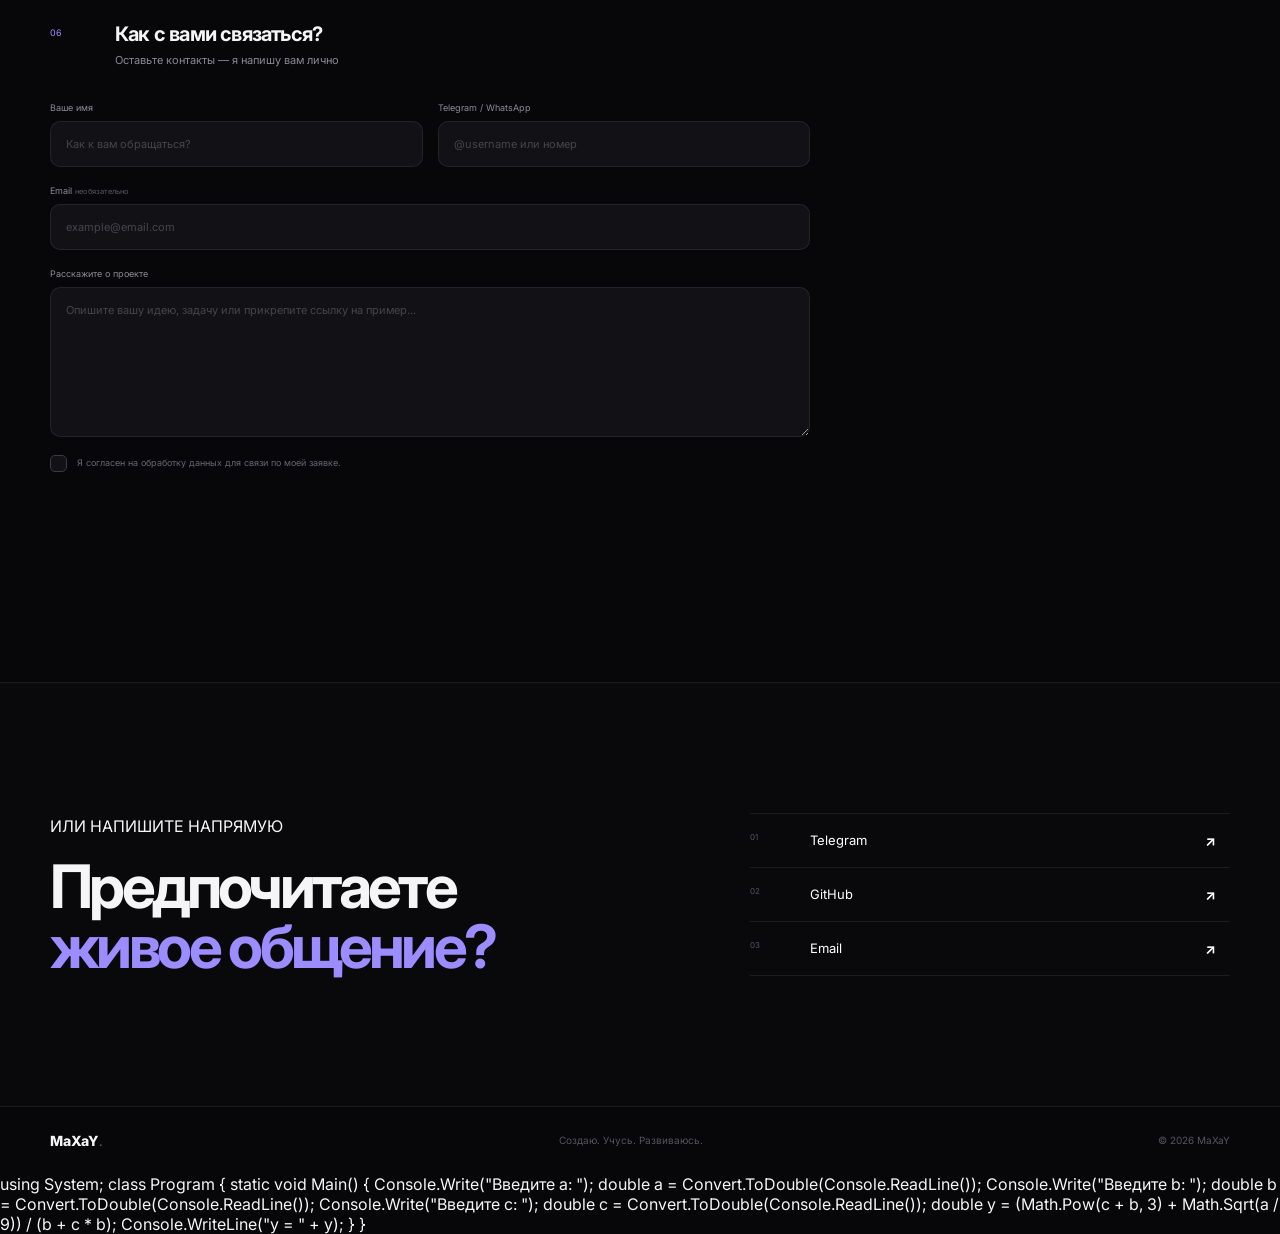
<file: contact.html>
<!DOCTYPE html>
<html lang="ru">
<head>
    <meta charset="UTF-8">

    <meta
        name="viewport"
        content="width=device-width, initial-scale=1.0"
    >

    <title>Заказать проект — MaXaY</title>

    <meta
        name="description"
        content="Оставьте заявку на разработку сайта, интернет-магазина, веб-приложения или Telegram-бота."
    >

    <link rel="stylesheet" href="style.css">
    <link rel="stylesheet" href="contact.css">

    <link rel="preconnect" href="https://fonts.googleapis.com">

    <link
        rel="preconnect"
        href="https://fonts.gstatic.com"
        crossorigin
    >

    <link
        href="https://fonts.googleapis.com/css2?family=Inter:wght@400;500;600;700;800&display=swap"
        rel="stylesheet"
    >
</head>

<body>

<div class="cursor-glow"></div>



<header class="header">

    <div class="container header-inner">

        <a href="index.html" class="logo">

            <span class="logo-mark">M</span>

            <span>MaXaY</span>

        </a>


        <nav class="nav">

            <a href="index.html">
                Главная
            </a>

            <a href="about.html">
                Обо мне
            </a>

            <a href="skills.html">
                Навыки
            </a>

            <a href="contact.html" class="active">
                Заказать
            </a>

        </nav>


        <a href="#order" class="header-button">

            Создать проект

            <span>↗</span>

        </a>


        <button
            class="menu-button"
            aria-label="Открыть меню"
        >

            <span></span>
            <span></span>

        </button>

    </div>

</header>


<main>



<section class="contact-hero">

    <div class="contact-grid"></div>

    <div class="container">

        <div class="contact-hero-label">

            <span>03</span>

            / НАЧАТЬ ПРОЕКТ

        </div>


        <div class="contact-hero-content">

            <div>

                <h1>

                    Давайте создадим

                    <span>
                        что-нибудь крутое.
                    </span>

                </h1>

            </div>


            <p>

                Выберите тип проекта,
                расскажите о своих задачах
                и получите предварительную
                оценку стоимости и сроков.

            </p>

        </div>


        <div class="hero-scroll">

            <span>01</span>

            <div></div>

            <small>
                НАСТРОИТЬ ПРОЕКТ
            </small>

        </div>

    </div>

</section>



<section
    class="section order-section"
    id="order"
>

    <div class="container">



        <div class="order-step">

            <span class="step-number">
                01
            </span>

            <div>

                <span class="section-label">
                    Тип проекта
                </span>

                <h2>

                    Что будем

                    <span>создавать?</span>

                </h2>

            </div>

        </div>


        <div class="project-types">


            <button
                class="project-type active"
                data-project="landing"
            >

                <span class="project-number">
                    01
                </span>

                <div class="project-icon">
                    ◫
                </div>

                <div>

                    <strong>
                        Лендинг
                    </strong>

                    <small>
                        Сайт для продукта или услуги
                    </small>

                </div>

            </button>


            <button
                class="project-type"
                data-project="store"
            >

                <span class="project-number">
                    02
                </span>

                <div class="project-icon">
                    ◩
                </div>

                <div>

                    <strong>
                        Интернет-магазин
                    </strong>

                    <small>
                        Каталог, корзина и заказы
                    </small>

                </div>

            </button>


            <button
                class="project-type"
                data-project="app"
            >

                <span class="project-number">
                    03
                </span>

                <div class="project-icon">
                    { }
                </div>

                <div>

                    <strong>
                        Веб-приложение
                    </strong>

                    <small>
                        Сервис или полноценная система
                    </small>

                </div>

            </button>


            <button
                class="project-type"
                data-project="telegram"
            >

                <span class="project-number">
                    04
                </span>

                <div class="project-icon">
                    ✈
                </div>

                <div>

                    <strong>
                        Telegram-бот
                    </strong>

                    <small>
                        Автоматизация и полезные сервисы
                    </small>

                </div>

            </button>


            <button
                class="project-type"
                data-project="social"
            >

                <span class="project-number">
                    05
                </span>

                <div class="project-icon">
                    ◎
                </div>

                <div>

                    <strong>
                        Социальная сеть
                    </strong>

                    <small>
                        Пользователи и взаимодействие
                    </small>

                </div>

            </button>


            <button
                class="project-type"
                data-project="other"
            >

                <span class="project-number">
                    06
                </span>

                <div class="project-icon">
                    +
                </div>

                <div>

                    <strong>
                        Другое
                    </strong>

                    <small>
                        Расскажите о своей идее
                    </small>

                </div>

            </button>

        </div>



        <div class="config-layout">


            <div class="config-main">



                <div class="config-block">

                    <div class="config-heading">

                        <span>02</span>

                        <div>

                            <h3>
                                Сложность проекта
                            </h3>

                            <p>
                                Выберите примерный масштаб задачи
                            </p>

                        </div>

                    </div>


                    <div class="complexity-options">

                        <button
                            class="complexity active"
                            data-level="basic"
                        >

                            <span>01</span>

                            <strong>
                                Базовая
                            </strong>

                            <small>
                                Простая структура и основной функционал
                            </small>

                        </button>


                        <button
                            class="complexity"
                            data-level="medium"
                        >

                            <span>02</span>

                            <strong>
                                Средняя
                            </strong>

                            <small>
                                Несколько разделов и дополнительная логика
                            </small>

                        </button>


                        <button
                            class="complexity"
                            data-level="advanced"
                        >

                            <span>03</span>

                            <strong>
                                Продвинутая
                            </strong>

                            <small>
                                Сложный функционал и интеграции
                            </small>

                        </button>


                        <button
                            class="complexity"
                            data-level="complex"
                        >

                            <span>04</span>

                            <strong>
                                Сложная
                            </strong>

                            <small>
                                Полноценная система или сервис
                            </small>

                        </button>

                    </div>

                </div>



                <div
                    class="config-block pages-block"
                    id="pagesBlock"
                >

                    <div class="config-heading">

                        <span>03</span>

                        <div>

                            <h3>
                                Количество страниц
                            </h3>

                            <p>
                                Укажите примерное количество
                            </p>

                        </div>

                    </div>


                    <div class="pages-control">

                        <button
                            class="page-control"
                            id="decreasePages"
                        >
                            −
                        </button>


                        <div class="page-value">

                            <strong id="pagesCount">
                                1
                            </strong>

                            <span>
                                страниц
                            </span>

                        </div>


                        <button
                            class="page-control"
                            id="increasePages"
                        >
                            +
                        </button>

                    </div>

                </div>


                <div class="config-block">

                    <div class="config-heading">

                        <span>04</span>

                        <div>

                            <h3>
                                Дополнительные возможности
                            </h3>

                            <p>
                                Выберите то, что понадобится проекту
                            </p>

                        </div>

                    </div>


                    <div
                        class="features-grid"
                        id="featuresGrid"
                    ></div>

                </div>



                <div class="config-block">

                    <div class="config-heading">

                        <span>05</span>

                        <div>

                            <h3>
                                Когда нужен проект?
                            </h3>

                            <p>
                                Это поможет оценить срочность работы
                            </p>

                        </div>

                    </div>


                    <div class="deadline-options">

                        <button
                            class="deadline"
                            data-deadline="flexible"
                        >

                            <span>01</span>

                            <strong>
                                Не срочно
                            </strong>

                            <small>
                                Есть время
                            </small>

                        </button>


                        <button
                            class="deadline active"
                            data-deadline="normal"
                        >

                            <span>02</span>

                            <strong>
                                Обычный срок
                            </strong>

                            <small>
                                Без спешки
                            </small>

                        </button>


                        <button
                            class="deadline"
                            data-deadline="urgent"
                        >

                            <span>03</span>

                            <strong>
                                Срочно
                            </strong>

                            <small>
                                Нужно быстрее
                            </small>

                        </button>

                    </div>

                </div>



                <div class="config-block contact-form-block">

                    <div class="config-heading">

                        <span>06</span>

                        <div>

                            <h3>
                                Как с вами связаться?
                            </h3>

                            <p>
                                Оставьте контакты — я напишу вам лично
                            </p>

                        </div>

                    </div>


                    <form id="orderForm">

                        <div class="form-grid">

                            <label>

                                <span>
                                    Ваше имя
                                </span>

                                <input
                                    type="text"
                                    name="name"
                                    placeholder="Как к вам обращаться?"
                                    required
                                >

                            </label>


                            <label>

                                <span>
                                    Telegram / WhatsApp
                                </span>

                                <input
                                    type="text"
                                    name="contact"
                                    placeholder="@username или номер"
                                    required
                                >

                            </label>

                        </div>


                        <label>

                            <span>
                                Email
                                <small>необязательно</small>
                            </span>

                            <input
                                type="email"
                                name="email"
                                placeholder="example@email.com"
                            >

                        </label>


                        <label>

                            <span>
                                Расскажите о проекте
                            </span>

                            <textarea
                                name="description"
                                placeholder="Опишите вашу идею, задачу или прикрепите ссылку на пример..."
                                required
                            ></textarea>

                        </label>


                        <label class="checkbox-label">

                            <input
                                type="checkbox"
                                required
                            >

                            <span class="custom-checkbox"></span>

                            <p>
                                Я согласен на обработку данных
                                для связи по моей заявке.
                            </p>

                        </label>

                    </form>

                </div>

            </div>



            <aside class="estimate-card">

                <div class="estimate-top">

                    <span>
                        ПРЕДВАРИТЕЛЬНАЯ ОЦЕНКА
                    </span>

                    <div class="estimate-status">

                        <i></i>

                        ONLINE

                    </div>

                </div>


                <div class="estimate-project">

                    <small>
                        ВЫБРАННЫЙ ПРОЕКТ
                    </small>

                    <strong id="estimateProject">
                        Лендинг
                    </strong>

                </div>


                <div class="estimate-price">

                    <small>
                        ПРИМЕРНЫЙ БЮДЖЕТ
                    </small>

                    <strong id="estimatePrice">
                        30 000 ₸
                    </strong>

                </div>


                <div class="estimate-time">

                    <small>
                        СРОК РАЗРАБОТКИ
                    </small>

                    <strong id="estimateTime">
                        3–5 дней
                    </strong>

                </div>


                <div class="estimate-details">

                    <div>

                        <span>
                            Сложность
                        </span>

                        <strong id="summaryComplexity">
                            Базовая
                        </strong>

                    </div>


                    <div>

                        <span>
                            Страниц
                        </span>

                        <strong id="summaryPages">
                            1
                        </strong>

                    </div>


                    <div>

                        <span>
                            Дополнительно
                        </span>

                        <strong id="summaryFeatures">
                            0
                        </strong>

                    </div>

                </div>


                <p class="estimate-note">

                    Это предварительная оценка.
                    Точная стоимость и сроки определяются
                    после обсуждения проекта.

                </p>


                <button
                    type="submit"
                    form="orderForm"
                    class="submit-order"
                >

                    Отправить заявку

                    <span>↗</span>

                </button>

            </aside>

        </div>

    </div>

</section>



<section class="direct-contact">

    <div class="container">

        <div class="direct-contact-content">

            <div>

                <span class="small-label">
                    ИЛИ НАПИШИТЕ НАПРЯМУЮ
                </span>

                <h2>

                    Предпочитаете

                    <span>живое общение?</span>

                </h2>

            </div>


            <div class="direct-links">

                <a href="#" target="_blank">

                    <span>01</span>

                    Telegram

                    <strong>↗</strong>

                </a>


                <a href="#" target="_blank">

                    <span>02</span>

                    GitHub

                    <strong>↗</strong>

                </a>


                <a href="mailto:example@email.com">

                    <span>03</span>

                    Email

                    <strong>↗</strong>

                </a>

            </div>

        </div>

    </div>

</section>



<div class="success-modal" id="successModal">

    <div class="success-box">

        <button
            class="close-success"
            id="closeSuccess"
            aria-label="Закрыть"
        >
            ×
        </button>

        <div class="success-icon">
            ✓
        </div>

        <span>
            ЗАЯВКА ОТПРАВЛЕНА
        </span>

        <h2>
            Всё получил.
            <br>
            <em>Скоро свяжусь.</em>
        </h2>

        <p>

            Я изучу детали вашего проекта
            и напишу вам по указанным контактам.

        </p>

        <button
            class="success-button"
            id="successButton"
        >
            Отлично
        </button>

    </div>

</div>

</main>


<footer class="footer">

    <div class="container footer-inner">

        <div class="footer-logo">
            MaXaY<span>.</span>
        </div>

        <p>
            Создаю. Учусь. Развиваюсь.
        </p>

        <span>
            © 2026 MaXaY
        </span>

    </div>

</footer>


<script src="contact.js"></script>

</body>
</html>

using System;
class Program
{
    static void Main()
    {
        Console.Write("Введите a: ");
        double a = Convert.ToDouble(Console.ReadLine());
        Console.Write("Введите b: ");
        double b = Convert.ToDouble(Console.ReadLine());
        Console.Write("Введите c: ");
        double c = Convert.ToDouble(Console.ReadLine());
        double y = (Math.Pow(c + b, 3) + Math.Sqrt(a / 9)) / (b + c * b);
        Console.WriteLine("y = " + y);
    }
}
</file>
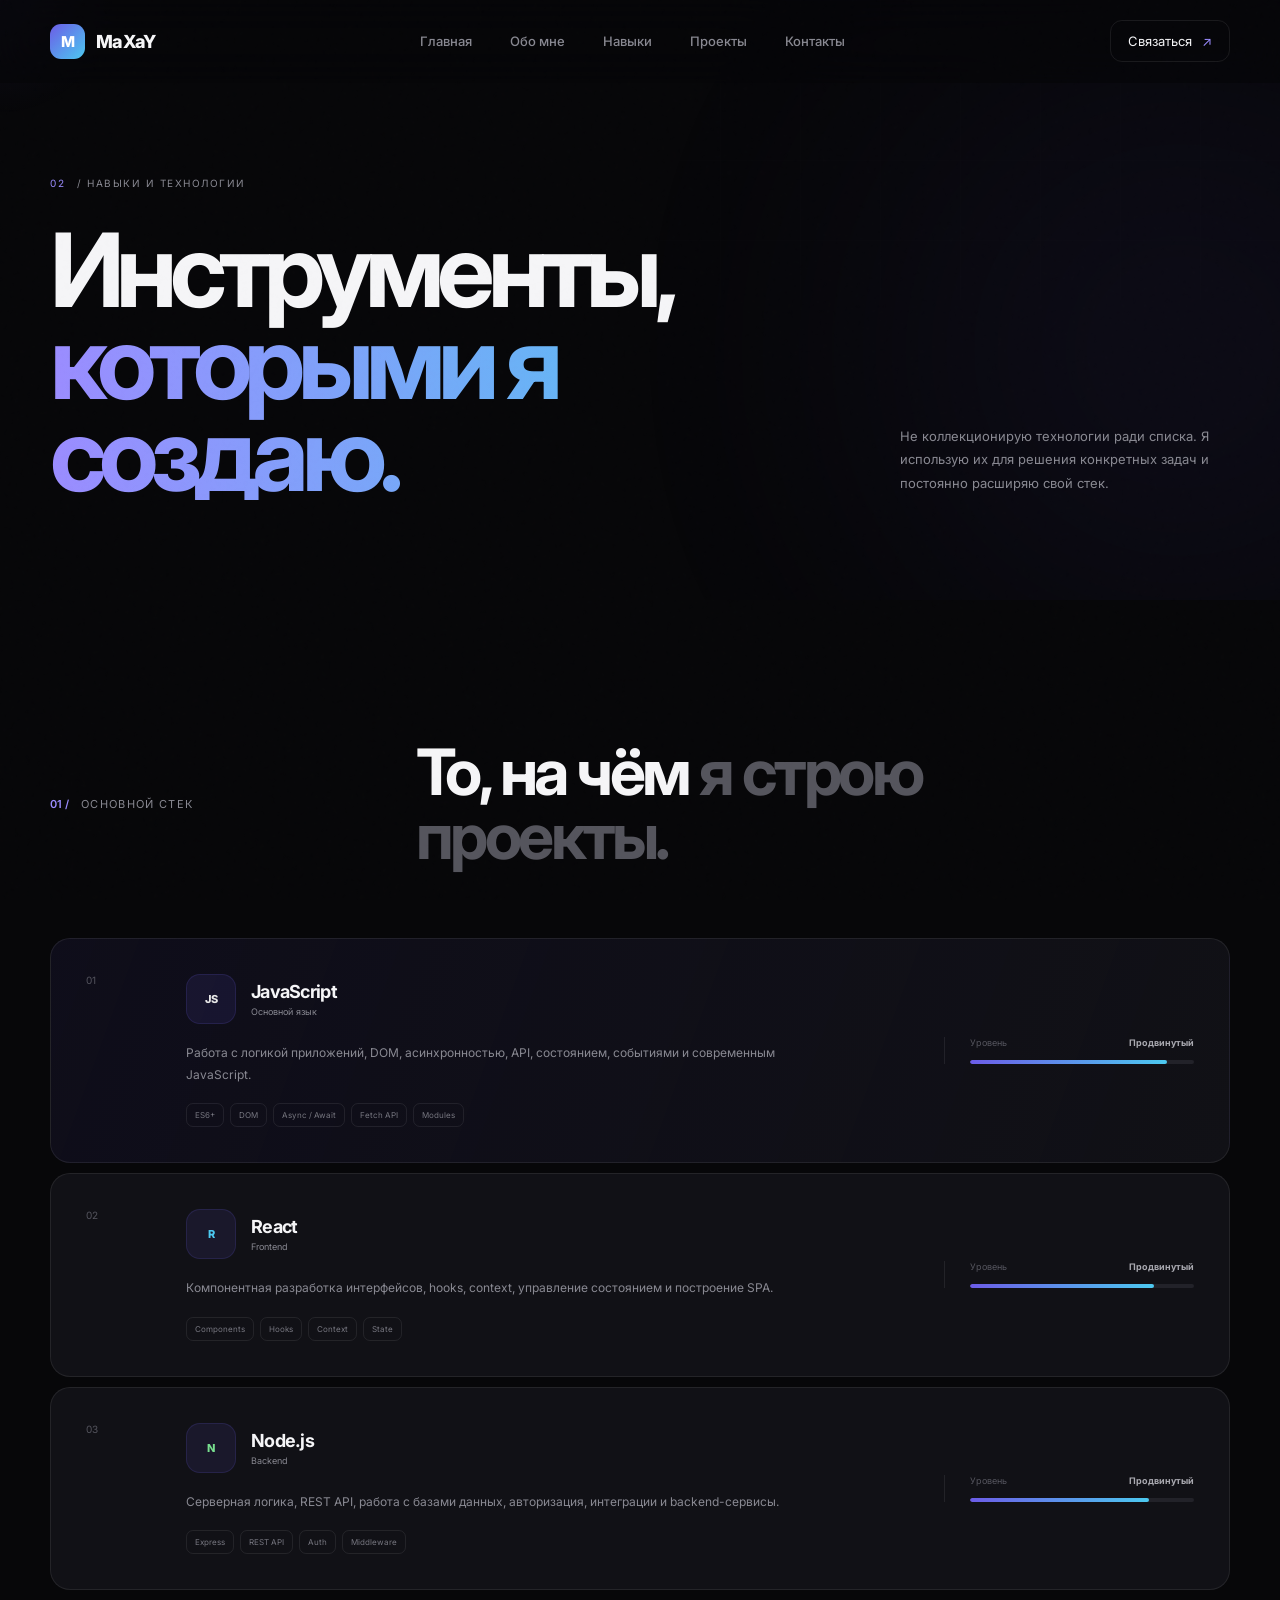
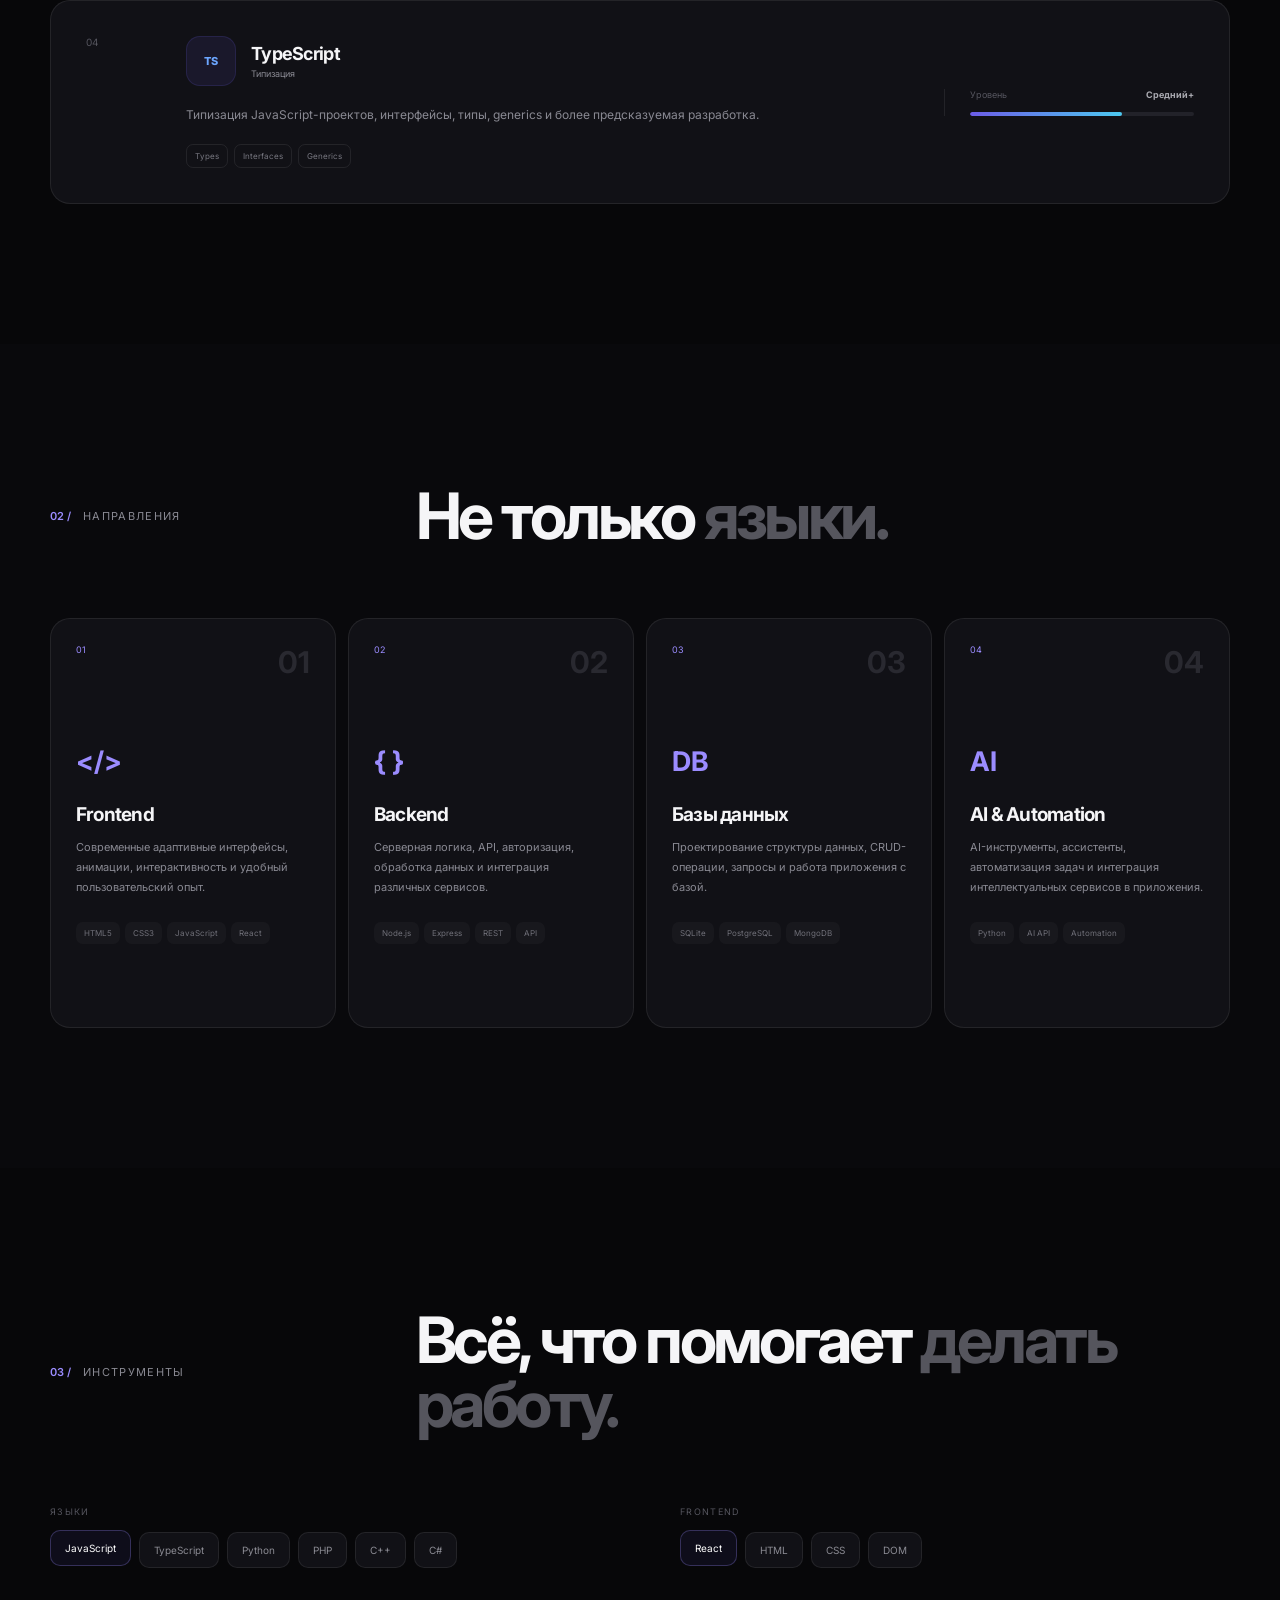
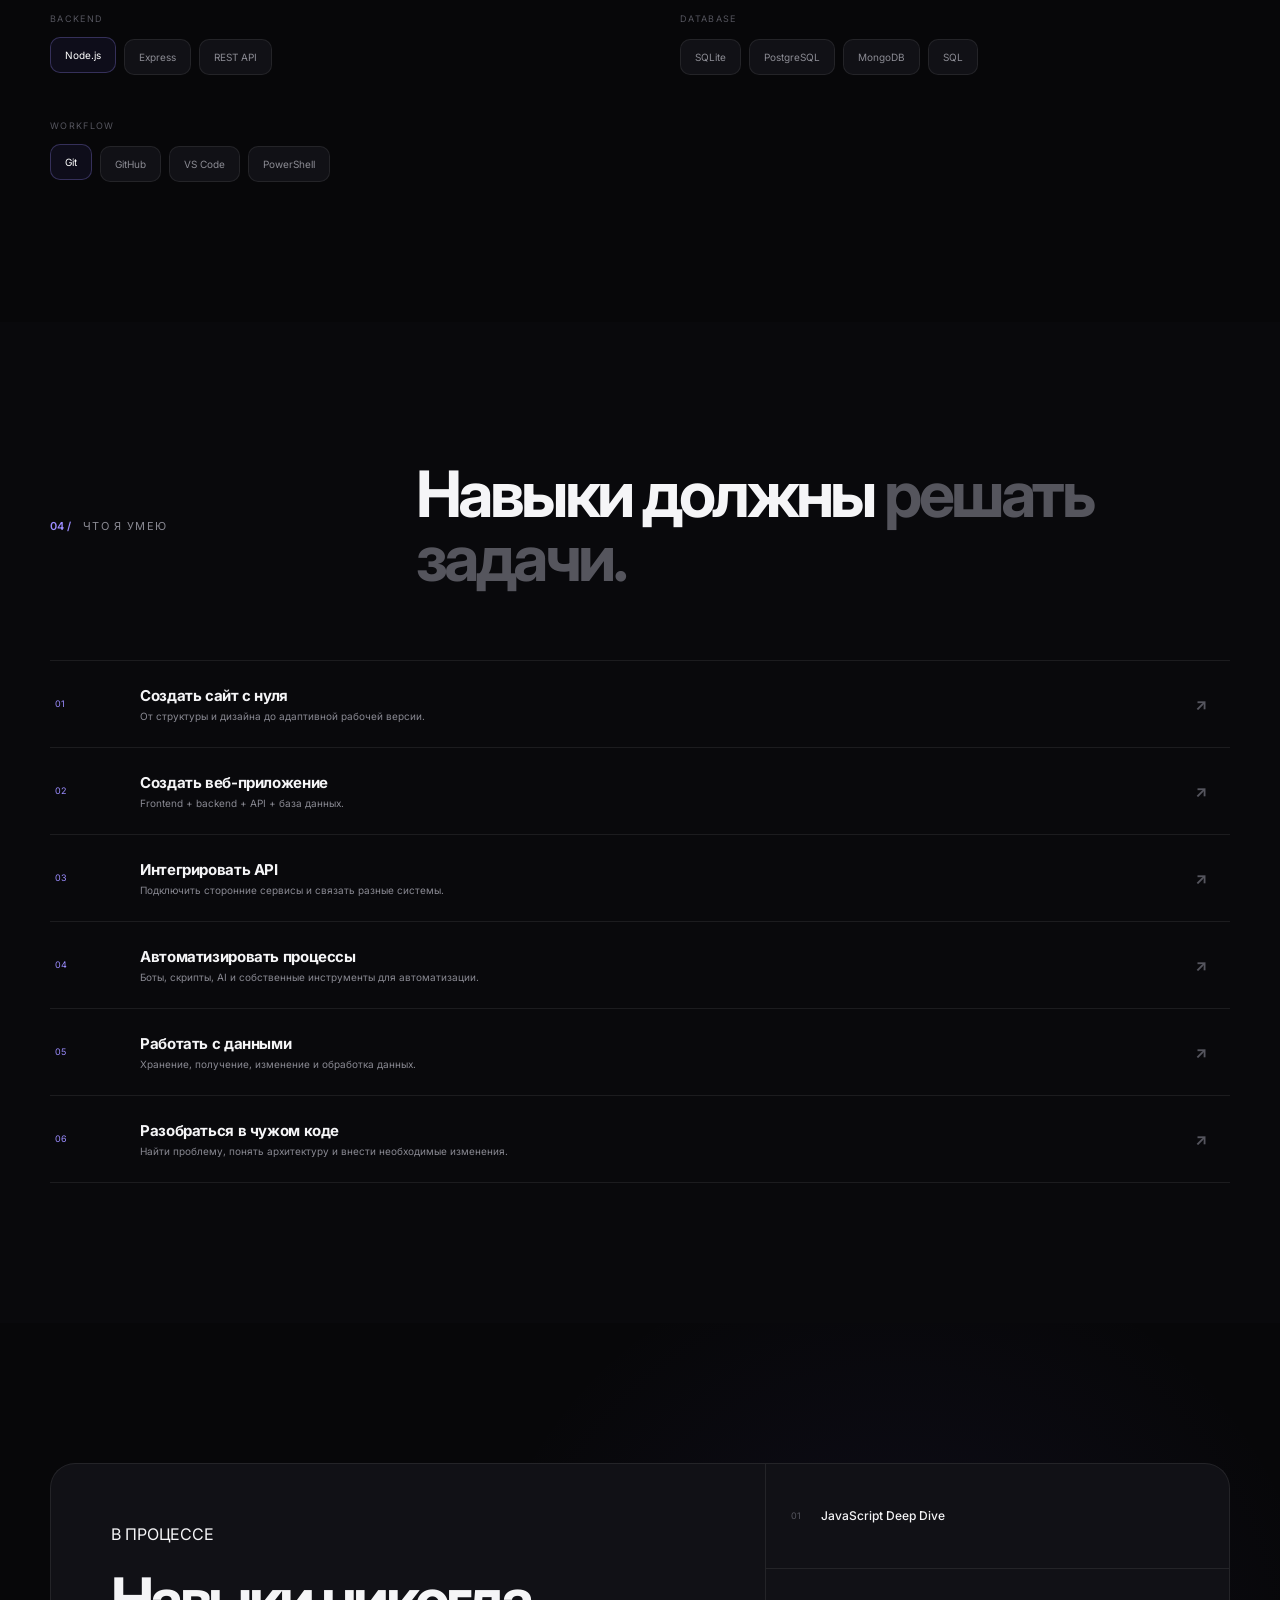
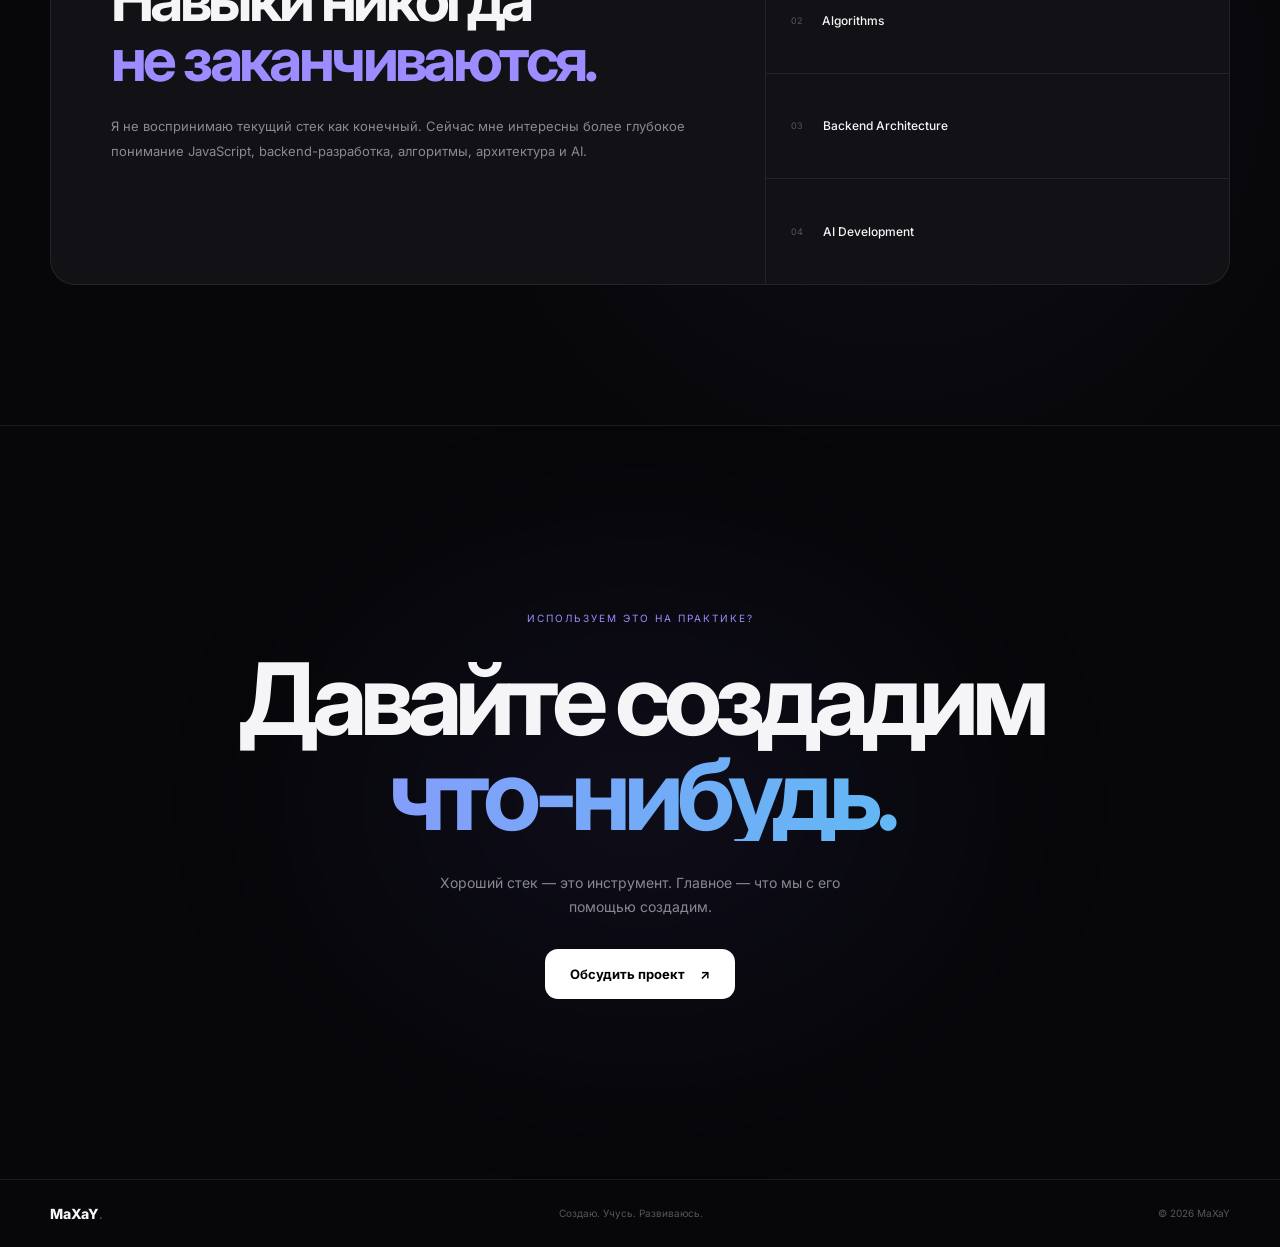
<file: skills.html>
<!DOCTYPE html>
<html lang="ru">
<head>
    <meta charset="UTF-8">
    <meta name="viewport" content="width=device-width, initial-scale=1.0">

    <title>Навыки — MaXaY</title>

    <meta
        name="description"
        content="Навыки и технологии MaXaY — JavaScript, React, Node.js, TypeScript, Python, базы данных, API и другие инструменты."
    >

    <link rel="stylesheet" href="style.css">
    <link rel="stylesheet" href="skills.css">

    <link rel="preconnect" href="https://fonts.googleapis.com">
    <link rel="preconnect" href="https://fonts.gstatic.com" crossorigin>

    <link
        href="https://fonts.googleapis.com/css2?family=Inter:wght@400;500;600;700;800&display=swap"
        rel="stylesheet"
    >
</head>

<body>

<div class="cursor-glow"></div>



<header class="header">
    <div class="container header-inner">

        <a href="index.html" class="logo">
            <span class="logo-mark">M</span>
            <span>MaXaY</span>
        </a>

        <nav class="nav">
            <a href="index.html">Главная</a>
            <a href="about.html">Обо мне</a>
            <a href="skills.html">Навыки</a>
            <a href="projects.html">Проекты</a>
            <a href="contact.html">Контакты</a>
        </nav>

        <a href="index.html#contact" class="header-button">
            Связаться
            <span>↗</span>
        </a>

        <button class="menu-button" aria-label="Открыть меню">
            <span></span>
            <span></span>
        </button>

    </div>
</header>


<main>




    <section class="skills-hero">

        <div class="skills-hero-grid"></div>

        <div class="container">

            <div class="skills-label">
                <span>02</span>
                / НАВЫКИ И ТЕХНОЛОГИИ
            </div>

            <div class="skills-hero-content">

                <h1>
                    Инструменты,
                    <span>которыми я создаю.</span>
                </h1>

                <p>
                    Не коллекционирую технологии ради списка.
                    Я использую их для решения конкретных задач
                    и постоянно расширяю свой стек.
                </p>

            </div>

        </div>

    </section>




    <section class="section stack-section">

        <div class="container">

            <div class="section-heading">

                <div>
                    <span class="section-number">01 /</span>
                    <span class="section-label">Основной стек</span>
                </div>

                <h2>
                    То, на чём
                    <span>я строю проекты.</span>
                </h2>

            </div>


            <div class="stack-list">



                <article class="stack-item featured">

                    <div class="stack-number">
                        01
                    </div>

                    <div class="stack-main">

                        <div class="stack-title">

                            <div class="tech-icon js">
                                JS
                            </div>

                            <div>
                                <h3>JavaScript</h3>
                                <span>Основной язык</span>
                            </div>

                        </div>

                        <p>
                            Работа с логикой приложений, DOM,
                            асинхронностью, API, состоянием,
                            событиями и современным JavaScript.
                        </p>

                        <div class="stack-tags">
                            <span>ES6+</span>
                            <span>DOM</span>
                            <span>Async / Await</span>
                            <span>Fetch API</span>
                            <span>Modules</span>
                        </div>

                    </div>

                    <div class="skill-level">

                        <div class="level-top">
                            <span>Уровень</span>
                            <strong>Продвинутый</strong>
                        </div>

                        <div class="level-bar">
                            <span style="--level: 88%"></span>
                        </div>

                    </div>

                </article>


                

                <article class="stack-item">

                    <div class="stack-number">
                        02
                    </div>

                    <div class="stack-main">

                        <div class="stack-title">

                            <div class="tech-icon react">
                                R
                            </div>

                            <div>
                                <h3>React</h3>
                                <span>Frontend</span>
                            </div>

                        </div>

                        <p>
                            Компонентная разработка интерфейсов,
                            hooks, context, управление состоянием
                            и построение SPA.
                        </p>

                        <div class="stack-tags">
                            <span>Components</span>
                            <span>Hooks</span>
                            <span>Context</span>
                            <span>State</span>
                        </div>

                    </div>

                    <div class="skill-level">

                        <div class="level-top">
                            <span>Уровень</span>
                            <strong>Продвинутый</strong>
                        </div>

                        <div class="level-bar">
                            <span style="--level: 82%"></span>
                        </div>

                    </div>

                </article>




                <article class="stack-item">

                    <div class="stack-number">
                        03
                    </div>

                    <div class="stack-main">

                        <div class="stack-title">

                            <div class="tech-icon node">
                                N
                            </div>

                            <div>
                                <h3>Node.js</h3>
                                <span>Backend</span>
                            </div>

                        </div>

                        <p>
                            Серверная логика, REST API, работа
                            с базами данных, авторизация,
                            интеграции и backend-сервисы.
                        </p>

                        <div class="stack-tags">
                            <span>Express</span>
                            <span>REST API</span>
                            <span>Auth</span>
                            <span>Middleware</span>
                        </div>

                    </div>

                    <div class="skill-level">

                        <div class="level-top">
                            <span>Уровень</span>
                            <strong>Продвинутый</strong>
                        </div>

                        <div class="level-bar">
                            <span style="--level: 80%"></span>
                        </div>

                    </div>

                </article>




                <article class="stack-item">

                    <div class="stack-number">
                        04
                    </div>

                    <div class="stack-main">

                        <div class="stack-title">

                            <div class="tech-icon ts">
                                TS
                            </div>

                            <div>
                                <h3>TypeScript</h3>
                                <span>Типизация</span>
                            </div>

                        </div>

                        <p>
                            Типизация JavaScript-проектов,
                            интерфейсы, типы, generics и
                            более предсказуемая разработка.
                        </p>

                        <div class="stack-tags">
                            <span>Types</span>
                            <span>Interfaces</span>
                            <span>Generics</span>
                        </div>

                    </div>

                    <div class="skill-level">

                        <div class="level-top">
                            <span>Уровень</span>
                            <strong>Средний+</strong>
                        </div>

                        <div class="level-bar">
                            <span style="--level: 68%"></span>
                        </div>

                    </div>

                </article>

            </div>

        </div>

    </section>




    <section class="section directions-section">

        <div class="container">

            <div class="section-heading">

                <div>
                    <span class="section-number">02 /</span>
                    <span class="section-label">Направления</span>
                </div>

                <h2>
                    Не только
                    <span>языки.</span>
                </h2>

            </div>


            <div class="directions-grid">


                <article class="direction-card">

                    <div class="direction-top">
                        <span>01</span>
                        <strong>01</strong>
                    </div>

                    <div class="direction-icon">
                        &lt;/&gt;
                    </div>

                    <h3>Frontend</h3>

                    <p>
                        Современные адаптивные интерфейсы,
                        анимации, интерактивность и
                        удобный пользовательский опыт.
                    </p>

                    <div class="direction-list">
                        <span>HTML5</span>
                        <span>CSS3</span>
                        <span>JavaScript</span>
                        <span>React</span>
                    </div>

                </article>


                <article class="direction-card">

                    <div class="direction-top">
                        <span>02</span>
                        <strong>02</strong>
                    </div>

                    <div class="direction-icon">
                        { }
                    </div>

                    <h3>Backend</h3>

                    <p>
                        Серверная логика, API, авторизация,
                        обработка данных и интеграция
                        различных сервисов.
                    </p>

                    <div class="direction-list">
                        <span>Node.js</span>
                        <span>Express</span>
                        <span>REST</span>
                        <span>API</span>
                    </div>

                </article>


                <article class="direction-card">

                    <div class="direction-top">
                        <span>03</span>
                        <strong>03</strong>
                    </div>

                    <div class="direction-icon">
                        DB
                    </div>

                    <h3>Базы данных</h3>

                    <p>
                        Проектирование структуры данных,
                        CRUD-операции, запросы и работа
                        приложения с базой.
                    </p>

                    <div class="direction-list">
                        <span>SQLite</span>
                        <span>PostgreSQL</span>
                        <span>MongoDB</span>
                    </div>

                </article>


                <article class="direction-card">

                    <div class="direction-top">
                        <span>04</span>
                        <strong>04</strong>
                    </div>

                    <div class="direction-icon">
                        AI
                    </div>

                    <h3>AI & Automation</h3>

                    <p>
                        AI-инструменты, ассистенты, автоматизация
                        задач и интеграция интеллектуальных
                        сервисов в приложения.
                    </p>

                    <div class="direction-list">
                        <span>Python</span>
                        <span>AI API</span>
                        <span>Automation</span>
                    </div>

                </article>

            </div>

        </div>

    </section>



    <section class="section tools-section">

        <div class="container">

            <div class="section-heading">

                <div>
                    <span class="section-number">03 /</span>
                    <span class="section-label">Инструменты</span>
                </div>

                <h2>
                    Всё, что помогает
                    <span>делать работу.</span>
                </h2>

            </div>


            <div class="tools-layout">

                <div class="tools-group">

                    <span class="tools-group-title">
                        Языки
                    </span>

                    <div class="tools">
                        <span class="tool active">JavaScript</span>
                        <span class="tool">TypeScript</span>
                        <span class="tool">Python</span>
                        <span class="tool">PHP</span>
                        <span class="tool">C++</span>
                        <span class="tool">C#</span>
                    </div>

                </div>


                <div class="tools-group">

                    <span class="tools-group-title">
                        Frontend
                    </span>

                    <div class="tools">
                        <span class="tool active">React</span>
                        <span class="tool">HTML</span>
                        <span class="tool">CSS</span>
                        <span class="tool">DOM</span>
                    </div>

                </div>


                <div class="tools-group">

                    <span class="tools-group-title">
                        Backend
                    </span>

                    <div class="tools">
                        <span class="tool active">Node.js</span>
                        <span class="tool">Express</span>
                        <span class="tool">REST API</span>
                    </div>

                </div>


                <div class="tools-group">

                    <span class="tools-group-title">
                        Database
                    </span>

                    <div class="tools">
                        <span class="tool">SQLite</span>
                        <span class="tool">PostgreSQL</span>
                        <span class="tool">MongoDB</span>
                        <span class="tool">SQL</span>
                    </div>

                </div>


                <div class="tools-group">

                    <span class="tools-group-title">
                        Workflow
                    </span>

                    <div class="tools">
                        <span class="tool active">Git</span>
                        <span class="tool">GitHub</span>
                        <span class="tool">VS Code</span>
                        <span class="tool">PowerShell</span>
                    </div>

                </div>

            </div>

        </div>

    </section>




    <section class="section capabilities-section">

        <div class="container">

            <div class="section-heading">

                <div>
                    <span class="section-number">04 /</span>
                    <span class="section-label">Что я умею</span>
                </div>

                <h2>
                    Навыки должны
                    <span>решать задачи.</span>
                </h2>

            </div>


            <div class="capabilities">

                <div class="capability">
                    <span>01</span>
                    <div>
                        <h3>Создать сайт с нуля</h3>
                        <p>
                            От структуры и дизайна
                            до адаптивной рабочей версии.
                        </p>
                    </div>
                    <strong>↗</strong>
                </div>


                <div class="capability">
                    <span>02</span>
                    <div>
                        <h3>Создать веб-приложение</h3>
                        <p>
                            Frontend + backend + API +
                            база данных.
                        </p>
                    </div>
                    <strong>↗</strong>
                </div>


                <div class="capability">
                    <span>03</span>
                    <div>
                        <h3>Интегрировать API</h3>
                        <p>
                            Подключить сторонние сервисы
                            и связать разные системы.
                        </p>
                    </div>
                    <strong>↗</strong>
                </div>


                <div class="capability">
                    <span>04</span>
                    <div>
                        <h3>Автоматизировать процессы</h3>
                        <p>
                            Боты, скрипты, AI и собственные
                            инструменты для автоматизации.
                        </p>
                    </div>
                    <strong>↗</strong>
                </div>


                <div class="capability">
                    <span>05</span>
                    <div>
                        <h3>Работать с данными</h3>
                        <p>
                            Хранение, получение, изменение
                            и обработка данных.
                        </p>
                    </div>
                    <strong>↗</strong>
                </div>


                <div class="capability">
                    <span>06</span>
                    <div>
                        <h3>Разобраться в чужом коде</h3>
                        <p>
                            Найти проблему, понять архитектуру
                            и внести необходимые изменения.
                        </p>
                    </div>
                    <strong>↗</strong>
                </div>

            </div>

        </div>

    </section>

    <section class="learning-section">

        <div class="container">

            <div class="learning-card">

                <div class="learning-content">

                    <span class="small-label">
                        В ПРОЦЕССЕ
                    </span>

                    <h2>
                        Навыки никогда
                        <span>не заканчиваются.</span>
                    </h2>

                    <p>
                        Я не воспринимаю текущий стек как конечный.
                        Сейчас мне интересны более глубокое понимание
                        JavaScript, backend-разработка, алгоритмы,
                        архитектура и AI.
                    </p>

                </div>


                <div class="learning-list">

                    <div>
                        <span>01</span>
                        <strong>JavaScript Deep Dive</strong>
                    </div>

                    <div>
                        <span>02</span>
                        <strong>Algorithms</strong>
                    </div>

                    <div>
                        <span>03</span>
                        <strong>Backend Architecture</strong>
                    </div>

                    <div>
                        <span>04</span>
                        <strong>AI Development</strong>
                    </div>

                </div>

            </div>

        </div>

    </section>



    <section class="contact-section">

        <div class="contact-glow"></div>

        <div class="container contact-container">

            <span class="contact-label">
                ИСПОЛЬЗУЕМ ЭТО НА ПРАКТИКЕ?
            </span>

            <h2>
                Давайте создадим
                <span>что-нибудь.</span>
            </h2>

            <p>
                Хороший стек — это инструмент.
                Главное — что мы с его помощью создадим.
            </p>

            <a
                href="index.html#contact"
                class="contact-button"
            >
                Обсудить проект
                <span>↗</span>
            </a>

        </div>

    </section>

</main>



<footer class="footer">

    <div class="container footer-inner">

        <div class="footer-logo">
            MaXaY<span>.</span>
        </div>

        <p>
            Создаю. Учусь. Развиваюсь.
        </p>

        <span>
            © 2026 MaXaY
        </span>

    </div>

</footer>


<script src="skills.js"></script>

</body>
</html>
</file>
<file: style.css>
:root {
    --bg: #070709;
    --bg-soft: #0d0d11;
    --card: #111116;
    --card-hover: #15151b;

    --text: #f5f5f7;
    --muted: #898992;

    --accent: #6c5ce7;
    --accent-light: #9b8cff;
    --blue: #4cc9f0;

    --border: rgba(255, 255, 255, 0.08);

    --container: 1180px;
    --radius: 24px;
}


* {
    margin: 0;
    padding: 0;
    box-sizing: border-box;
}


html {
    scroll-behavior: smooth;
}


body {
    font-family: "Inter", sans-serif;
    background: var(--bg);
    color: var(--text);
    overflow-x: hidden;
}


body::before {
    content: "";
    position: fixed;
    inset: 0;
    pointer-events: none;
    z-index: 9999;
    opacity: 0.025;
    background-image: url("data:image/svg+xml,%3Csvg viewBox='0 0 180 180' xmlns='http://www.w3.org/2000/svg'%3E%3Cfilter id='n'%3E%3CfeTurbulence type='fractalNoise' baseFrequency='.9' numOctaves='4' stitchTiles='stitch'/%3E%3C/filter%3E%3Crect width='100%25' height='100%25' filter='url(%23n)' opacity='.4'/%3E%3C/svg%3E");
}


a {
    color: inherit;
    text-decoration: none;
}


button {
    font: inherit;
}


.container {
    width: min(var(--container), calc(100% - 48px));
    margin: 0 auto;
}


/* =========================
   HEADER
========================= */


.header {
    position: fixed;
    top: 0;
    left: 0;
    width: 100%;
    z-index: 1000;

    background: rgba(7, 7, 9, 0.7);
    backdrop-filter: blur(20px);

    border-bottom: 1px solid transparent;

    transition: 0.3s ease;
}


.header.scrolled {
    border-bottom-color: var(--border);
}


.header-inner {
    height: 82px;

    display: flex;
    align-items: center;
    justify-content: space-between;
}


.logo {
    display: flex;
    align-items: center;
    gap: 11px;

    font-weight: 800;
    font-size: 18px;
    letter-spacing: -0.04em;
}


.logo-mark {
    width: 35px;
    height: 35px;

    display: grid;
    place-items: center;

    border-radius: 11px;

    background: linear-gradient(
        135deg,
        var(--accent),
        var(--blue)
    );

    color: white;

    font-size: 15px;
}


.nav {
    display: flex;
    align-items: center;
    gap: 38px;
}


.nav a {
    color: var(--muted);
    font-size: 13px;
    font-weight: 500;

    transition: 0.25s ease;
}


.nav a:hover {
    color: white;
}


.header-button {
    display: flex;
    align-items: center;
    gap: 10px;

    padding: 12px 17px;

    border: 1px solid var(--border);
    border-radius: 12px;

    font-size: 13px;

    transition: 0.25s ease;
}


.header-button:hover {
    border-color: rgba(155, 140, 255, 0.5);
    background: rgba(108, 92, 231, 0.1);
}


.header-button span {
    color: var(--accent-light);
}


.menu-button {
    display: none;

    width: 42px;
    height: 42px;

    background: none;
    border: 1px solid var(--border);
    border-radius: 12px;

    cursor: pointer;
}


.menu-button span {
    display: block;

    width: 18px;
    height: 1px;

    margin: 5px auto;

    background: white;
}


/* =========================
   HERO
========================= */


.hero {
    position: relative;
    min-height: 900px;

    display: flex;
    align-items: center;

    overflow: hidden;

    padding-top: 80px;
}


.hero-grid {
    position: absolute;
    inset: 0;

    opacity: 0.25;

    background-image:
        linear-gradient(
            rgba(255,255,255,0.035) 1px,
            transparent 1px
        ),
        linear-gradient(
            90deg,
            rgba(255,255,255,0.035) 1px,
            transparent 1px
        );

    background-size: 80px 80px;

    mask-image: linear-gradient(
        to bottom,
        black,
        transparent 90%
    );
}


.hero::before {
    content: "";

    position: absolute;

    width: 700px;
    height: 700px;

    top: -250px;
    right: -100px;

    background: var(--accent);

    opacity: 0.08;

    filter: blur(150px);

    border-radius: 50%;
}


.hero-container {
    position: relative;
    z-index: 2;

    display: grid;
    grid-template-columns: 1.05fr 0.95fr;
    gap: 60px;

    align-items: center;
}


.hero-content {
    max-width: 700px;
}


.status {
    display: inline-flex;
    align-items: center;
    gap: 9px;

    padding: 8px 13px;

    border: 1px solid var(--border);
    border-radius: 100px;

    background: rgba(255,255,255,0.025);

    color: #aaaab2;

    font-size: 11px;
    letter-spacing: 0.02em;

    margin-bottom: 28px;
}


.status-dot {
    width: 7px;
    height: 7px;

    border-radius: 50%;

    background: #5dff9c;

    box-shadow: 0 0 12px #5dff9c;
}


.hero h1 {
    max-width: 760px;

    font-size: clamp(48px, 5.6vw, 82px);
    line-height: 0.98;

    letter-spacing: -0.065em;
    font-weight: 800;
}


.hero h1 span {
    color: transparent;

    background: linear-gradient(
        90deg,
        var(--accent-light),
        var(--blue)
    );

    background-clip: text;
    -webkit-background-clip: text;
}


.hero-description {
    max-width: 570px;

    margin-top: 30px;

    color: var(--muted);

    font-size: 16px;
    line-height: 1.8;
}


.hero-buttons {
    display: flex;
    gap: 12px;

    margin-top: 36px;
}


.button {
    display: inline-flex;
    align-items: center;
    justify-content: center;
    gap: 12px;

    padding: 15px 21px;

    border-radius: 13px;

    font-size: 13px;
    font-weight: 600;

    transition:
        transform 0.25s ease,
        background 0.25s ease,
        border 0.25s ease;
}


.button:hover {
    transform: translateY(-2px);
}


.button-primary {
    background: white;
    color: black;
}


.button-primary:hover {
    background: #e5e5e8;
}


.button-secondary {
    border: 1px solid var(--border);
    color: #d5d5d8;
}


.button-secondary:hover {
    border-color: rgba(255,255,255,0.2);
    background: rgba(255,255,255,0.04);
}


.hero-stats {
    display: flex;
    align-items: center;

    margin-top: 60px;

    gap: 25px;
}


.stat {
    display: flex;
    flex-direction: column;
    gap: 5px;
}


.stat strong {
    font-size: 20px;
    letter-spacing: -0.04em;
}


.stat span {
    color: var(--muted);
    font-size: 10px;
}


.stat-line {
    width: 1px;
    height: 30px;

    background: var(--border);
}


/* HERO PHOTO */


.hero-photo-wrapper {
    position: relative;

    width: 460px;
    height: 560px;

    margin-left: auto;
}


.photo-circle {
    position: absolute;

    width: 400px;
    height: 400px;

    top: 65px;
    right: 0;

    border-radius: 50%;

    padding: 10px;

    background:
        linear-gradient(
            135deg,
            rgba(155,140,255,0.8),
            rgba(76,201,240,0.15),
            transparent
        );

    box-shadow:
        0 0 100px rgba(108,92,231,0.12);
}


.photo-ring {
    position: absolute;
    inset: -22px;

    border-radius: 50%;

    border: 1px solid rgba(155,140,255,0.15);

    animation: rotate 18s linear infinite;
}


.photo-ring::after {
    content: "";

    position: absolute;

    width: 7px;
    height: 7px;

    top: 20px;
    right: 70px;

    border-radius: 50%;

    background: var(--blue);

    box-shadow: 0 0 20px var(--blue);
}


.avatar {
    width: 100%;
    height: 100%;

    object-fit: cover;

    border-radius: 50%;

    display: block;

    filter: contrast(1.03);
}


.photo-decoration {
    position: absolute;

    border: 1px solid rgba(255,255,255,0.08);

    border-radius: 50%;
}


.decoration-one {
    width: 460px;
    height: 460px;

    top: 35px;
    right: -30px;
}


.decoration-two {
    width: 520px;
    height: 520px;

    top: 5px;
    right: -60px;

    border-color: rgba(108,92,231,0.08);
}


.floating-card {
    position: absolute;

    display: flex;
    align-items: center;
    gap: 12px;

    padding: 13px 15px;

    background: rgba(18,18,23,0.8);

    border: 1px solid var(--border);

    border-radius: 15px;

    backdrop-filter: blur(20px);

    box-shadow: 0 20px 50px rgba(0,0,0,0.35);

    animation: floating 5s ease-in-out infinite;
}


.floating-card span {
    width: 38px;
    height: 38px;

    display: grid;
    place-items: center;

    border-radius: 10px;

    background: rgba(108,92,231,0.15);

    color: var(--accent-light);

    font-size: 11px;
    font-weight: 700;
}


.floating-card div {
    display: flex;
    flex-direction: column;
    gap: 3px;
}


.floating-card strong {
    font-size: 11px;
}


.floating-card small {
    color: var(--muted);
    font-size: 9px;
}


.card-code {
    top: 110px;
    left: -20px;
}


.card-tech {
    right: -10px;
    bottom: 110px;

    animation-delay: -2s;
}


.hero-bottom {
    position: absolute;

    bottom: 35px;
    left: 0;

    width: 100%;
}


.hero-bottom .container {
    display: flex;
    align-items: center;
    gap: 15px;

    color: #55555e;

    font-size: 9px;
    letter-spacing: 0.2em;
}


.scroll-line {
    width: 100px;
    height: 1px;

    background: linear-gradient(
        90deg,
        #44444c,
        transparent
    );
}


/* =========================
   SECTIONS
========================= */


.section {
    padding: 140px 0;
}


.section-heading {
    display: grid;
    grid-template-columns: 0.4fr 1fr;

    gap: 40px;

    margin-bottom: 70px;
}


.section-heading > div {
    display: flex;
    align-items: center;
    gap: 12px;
}


.section-number {
    color: var(--accent-light);

    font-size: 11px;
    font-weight: 600;
}


.section-label {
    color: var(--muted);

    font-size: 11px;
    text-transform: uppercase;
    letter-spacing: 0.12em;
}


.section-heading h2 {
    max-width: 720px;

    font-size: clamp(38px, 5vw, 64px);
    line-height: 1;

    letter-spacing: -0.055em;
}


.section-heading h2 span {
    color: #55555d;
}


/* =========================
   ABOUT
========================= */


.about-grid {
    display: grid;
    grid-template-columns: 1.3fr 0.7fr;

    gap: 100px;
}


.about-main {
    max-width: 720px;
}


.about-main p {
    color: var(--muted);

    line-height: 1.9;

    margin-top: 22px;
}


.about-main .large-text {
    margin-top: 0;

    color: #e9e9ec;

    font-size: 25px;
    line-height: 1.55;

    letter-spacing: -0.025em;
}


.about-card {
    position: relative;

    padding: 35px;

    min-height: 270px;

    display: flex;
    flex-direction: column;
    justify-content: center;

    border: 1px solid var(--border);
    border-radius: var(--radius);

    background:
        linear-gradient(
            145deg,
            rgba(108,92,231,0.1),
            rgba(255,255,255,0.015)
        );
}


.quote-mark {
    position: absolute;

    top: 20px;
    left: 28px;

    font-size: 70px;
    line-height: 1;

    color: rgba(155,140,255,0.2);
}


.about-card p {
    font-size: 20px;
    line-height: 1.6;

    letter-spacing: -0.025em;
}


.quote-author {
    color: var(--accent-light);

    margin-top: 25px;

    font-size: 12px;
}


/* =========================
   SKILLS
========================= */


.skills-section {
    background: #09090c;
}


.skills-grid {
    display: grid;
    grid-template-columns: repeat(2, 1fr);

    gap: 12px;
}


.skill-card {
    position: relative;

    min-height: 120px;

    display: flex;
    align-items: center;

    gap: 18px;

    padding: 25px;

    border: 1px solid var(--border);
    border-radius: 18px;

    background: var(--card);

    transition:
        transform 0.3s ease,
        border 0.3s ease,
        background 0.3s ease;
}


.skill-card:hover {
    transform: translateY(-4px);

    background: var(--card-hover);

    border-color: rgba(155,140,255,0.3);
}


.skill-icon {
    width: 55px;
    height: 55px;

    flex-shrink: 0;

    display: grid;
    place-items: center;

    border-radius: 15px;

    background: rgba(108,92,231,0.1);

    border: 1px solid rgba(108,92,231,0.15);

    color: var(--accent-light);

    font-size: 12px;
    font-weight: 800;
}


.skill-card h3 {
    font-size: 15px;
    margin-bottom: 5px;
}


.skill-card p {
    color: var(--muted);
    font-size: 11px;
}


.skill-arrow {
    position: absolute;

    top: 20px;
    right: 20px;

    color: #55555d;

    transition: 0.25s ease;
}


.skill-card:hover .skill-arrow {
    color: var(--accent-light);
    transform: translate(2px, -2px);
}


/* =========================
   PROJECTS
========================= */


.projects-grid {
    display: grid;
    grid-template-columns: repeat(2, 1fr);

    gap: 18px;
}


.project-card {
    overflow: hidden;

    border: 1px solid var(--border);
    border-radius: var(--radius);

    background: var(--card);

    transition:
        transform 0.35s ease,
        border 0.35s ease;
}


.project-card:hover {
    transform: translateY(-6px);

    border-color: rgba(155,140,255,0.25);
}


.project-large {
    grid-column: span 2;
}


.project-top {
    display: flex;
    justify-content: space-between;

    padding: 22px 24px 0;
}


.project-number {
    color: var(--accent-light);

    font-size: 11px;
    font-weight: 700;
}


.project-type {
    color: #66666e;

    font-size: 9px;
    text-transform: uppercase;
    letter-spacing: 0.1em;
}


.project-preview {
    position: relative;

    margin: 20px;

    height: 300px;

    overflow: hidden;

    border-radius: 16px;

    background: #08080b;
}


.academy-preview {
    display: grid;
    place-items: center;

    background:
        radial-gradient(
            circle at 50% 40%,
            rgba(108,92,231,0.18),
            transparent 55%
        );
}


.preview-window {
    width: 70%;
    height: 78%;

    overflow: hidden;

    border: 1px solid rgba(255,255,255,0.1);
    border-radius: 12px;

    background: #0e0e13;

    box-shadow: 0 30px 80px rgba(0,0,0,0.5);

    transform: perspective(900px) rotateX(4deg);
}


.preview-header {
    height: 28px;

    display: flex;
    align-items: center;

    gap: 5px;

    padding-left: 10px;

    border-bottom: 1px solid var(--border);
}


.preview-header span {
    width: 5px;
    height: 5px;

    border-radius: 50%;

    background: #45454d;
}


.preview-content {
    padding: 30px;
}


.preview-content small {
    color: var(--accent-light);

    font-size: 8px;
}


.preview-content strong {
    display: block;

    margin-top: 12px;

    font-size: 27px;
    line-height: 1;
    letter-spacing: -0.06em;
}


.preview-button {
    width: max-content;

    margin-top: 25px;

    padding: 7px 10px;

    border-radius: 6px;

    background: white;
    color: black;

    font-size: 7px;
}


.bot-preview {
    display: flex;
    align-items: center;
    justify-content: center;

    background:
        radial-gradient(
            circle,
            rgba(76,201,240,0.09),
            transparent 55%
        );
}


.bot-interface {
    display: flex;
    align-items: flex-start;

    gap: 12px;

    width: 70%;
}


.bot-avatar {
    width: 42px;
    height: 42px;

    display: grid;
    place-items: center;

    flex-shrink: 0;

    border-radius: 13px;

    background: linear-gradient(
        135deg,
        var(--accent),
        var(--blue)
    );

    font-size: 12px;
    font-weight: 800;
}


.bot-message {
    padding: 12px 15px;

    border: 1px solid var(--border);
    border-radius: 4px 14px 14px 14px;

    background: #111117;

    color: #aaaab0;

    font-size: 10px;
}


.bot-message span {
    display: block;

    color: white;

    font-size: 11px;
    font-weight: 600;

    margin-bottom: 5px;
}


.ai-preview {
    display: flex;
    align-items: center;
    justify-content: center;

    gap: 35px;

    background:
        radial-gradient(
            circle at center,
            rgba(108,92,231,0.14),
            transparent 50%
        );
}


.ai-orb {
    width: 110px;
    height: 110px;

    display: grid;
    place-items: center;

    border-radius: 50%;

    background:
        radial-gradient(
            circle at 35% 30%,
            #b5adff,
            #6c5ce7 35%,
            #171522 70%
        );

    box-shadow:
        0 0 70px rgba(108,92,231,0.35);

    animation: pulse 3s ease-in-out infinite;
}


.ai-orb span {
    font-size: 12px;
    font-weight: 800;
}


.ai-lines {
    display: flex;
    flex-direction: column;
    gap: 10px;
}


.ai-lines span {
    display: block;

    width: 80px;
    height: 5px;

    border-radius: 10px;

    background: #24232d;
}


.ai-lines span:nth-child(2) {
    width: 55px;
}


.ai-lines span:nth-child(3) {
    width: 70px;
}


.project-info {
    display: flex;
    justify-content: space-between;
    align-items: flex-end;

    gap: 20px;

    padding: 0 24px 25px;
}


.project-info h3 {
    font-size: 18px;

    letter-spacing: -0.035em;

    margin-bottom: 8px;
}


.project-info p {
    max-width: 380px;

    color: var(--muted);

    font-size: 11px;
    line-height: 1.6;
}


.project-tags {
    display: flex;
    flex-wrap: wrap;
    justify-content: flex-end;

    gap: 5px;
}


.project-tags span {
    padding: 6px 8px;

    border: 1px solid var(--border);
    border-radius: 7px;

    color: #777780;

    font-size: 8px;
}


.projects-more {
    display: flex;
    justify-content: space-between;

    margin-top: 35px;

    padding-top: 20px;

    border-top: 1px solid var(--border);

    color: var(--muted);

    font-size: 11px;
}


.projects-more strong {
    color: var(--accent-light);
}


/* =========================
   PROCESS
========================= */


.process-section {
    background: #09090c;
}


.process-grid {
    display: grid;
    grid-template-columns: repeat(4, 1fr);

    border-top: 1px solid var(--border);
    border-bottom: 1px solid var(--border);
}


.process-item {
    min-height: 270px;

    padding: 30px 25px;

    border-right: 1px solid var(--border);

    transition: background 0.3s ease;
}


.process-item:last-child {
    border-right: none;
}


.process-item:hover {
    background: rgba(108,92,231,0.04);
}


.process-item > span {
    color: var(--accent-light);

    font-size: 10px;
    font-weight: 700;
}


.process-item h3 {
    margin-top: 70px;

    font-size: 18px;
}


.process-item p {
    margin-top: 12px;

    color: var(--muted);

    font-size: 11px;
    line-height: 1.7;
}


/* =========================
   CONTACT
========================= */


.contact-section {
    position: relative;

    overflow: hidden;

    padding: 180px 0;

    text-align: center;

    border-top: 1px solid var(--border);
}


.contact-glow {
    position: absolute;

    width: 600px;
    height: 400px;

    left: 50%;
    top: 50%;

    transform: translate(-50%, -50%);

    background: var(--accent);

    opacity: 0.08;

    filter: blur(130px);

    border-radius: 50%;
}


.contact-container {
    position: relative;
    z-index: 2;
}


.contact-label {
    color: var(--accent-light);

    font-size: 10px;
    letter-spacing: 0.2em;
}


.contact-section h2 {
    margin-top: 25px;

    font-size: clamp(55px, 8vw, 100px);
    line-height: 0.95;

    letter-spacing: -0.07em;
}


.contact-section h2 span {
    display: block;

    color: transparent;

    background: linear-gradient(
        90deg,
        var(--accent-light),
        var(--blue)
    );

    background-clip: text;
    -webkit-background-clip: text;
}


.contact-section p {
    margin: 30px auto;

    max-width: 450px;

    color: var(--muted);

    line-height: 1.7;

    font-size: 14px;
}


.contact-button {
    display: inline-flex;
    align-items: center;
    gap: 15px;

    padding: 17px 25px;

    border-radius: 13px;

    background: white;
    color: black;

    font-size: 13px;
    font-weight: 700;

    transition: 0.25s ease;
}


.contact-button:hover {
    transform: translateY(-3px);

    box-shadow:
        0 15px 40px rgba(255,255,255,0.08);
}


.social-links {
    display: flex;
    justify-content: center;

    gap: 25px;

    margin-top: 70px;
}


.social-links a {
    color: #65656d;

    font-size: 11px;

    transition: 0.25s ease;
}


.social-links a:hover {
    color: white;
}


/* =========================
   FOOTER
========================= */


.footer {
    border-top: 1px solid var(--border);

    padding: 25px 0;
}


.footer-inner {
    display: flex;
    align-items: center;
    justify-content: space-between;
}


.footer-logo {
    font-size: 14px;
    font-weight: 800;
}


.footer-logo span {
    color: var(--accent-light);
}


.footer p,
.footer span {
    color: #55555d;

    font-size: 10px;
}


/* =========================
   ANIMATIONS
========================= */


@keyframes floating {

    0%,
    100% {
        transform: translateY(0);
    }

    50% {
        transform: translateY(-10px);
    }

}


@keyframes rotate {

    from {
        transform: rotate(0);
    }

    to {
        transform: rotate(360deg);
    }

}


@keyframes pulse {

    0%,
    100% {
        transform: scale(1);
    }

    50% {
        transform: scale(1.05);
    }

}


/* =========================
   REVEAL
========================= */


.reveal {
    opacity: 0;

    transform: translateY(30px);

    transition:
        opacity 0.8s ease,
        transform 0.8s ease;
}


.reveal.visible {
    opacity: 1;

    transform: translateY(0);
}


/* =========================
   CURSOR
========================= */


.cursor-glow {
    position: fixed;

    width: 250px;
    height: 250px;

    pointer-events: none;

    border-radius: 50%;

    background: radial-gradient(
        circle,
        rgba(108,92,231,0.08),
        transparent 65%
    );

    transform: translate(-50%, -50%);

    z-index: 0;
}


/* =========================
   RESPONSIVE
========================= */


@media (max-width: 1000px) {

    .hero-container {
        grid-template-columns: 1fr;
    }

    .hero {
        padding-top: 130px;
        padding-bottom: 100px;
    }

    .hero-photo-wrapper {
        margin: 30px auto 0;
    }

    .hero-content {
        margin: auto;
        text-align: center;
    }

    .status {
        margin-bottom: 22px;
    }

    .hero-description {
        margin-left: auto;
        margin-right: auto;
    }

    .hero-buttons {
        justify-content: center;
    }

    .hero-stats {
        justify-content: center;
    }

    .section-heading {
        grid-template-columns: 1fr;
        gap: 20px;
    }

    .about-grid {
        grid-template-columns: 1fr;
        gap: 40px;
    }

    .process-grid {
        grid-template-columns: repeat(2, 1fr);
    }

    .process-item:nth-child(2) {
        border-right: none;
    }

    .process-item:nth-child(-n+2) {
        border-bottom: 1px solid var(--border);
    }

}


@media (max-width: 700px) {

    .container {
        width: min(
            var(--container),
            calc(100% - 30px)
        );
    }

    .nav,
    .header-button {
        display: none;
    }

    .menu-button {
        display: block;
    }

    .hero {
        min-height: auto;
        padding-top: 120px;
    }

    .hero h1 {
        font-size: clamp(42px, 12vw, 62px);
    }

    .hero-description {
        font-size: 14px;
    }

    .hero-buttons {
        flex-direction: column;
    }

    .button {
        width: 100%;
    }

    .hero-stats {
        gap: 15px;
    }

    .stat strong {
        font-size: 16px;
    }

    .stat span {
        font-size: 8px;
    }

    .hero-photo-wrapper {
        width: 330px;
        height: 420px;
    }

    .photo-circle {
        width: 300px;
        height: 300px;

        top: 40px;
        right: 15px;
    }

    .decoration-one {
        width: 340px;
        height: 340px;

        top: 20px;
        right: -5px;
    }

    .decoration-two {
        width: 390px;
        height: 390px;

        top: -5px;
        right: -30px;
    }

    .card-code {
        left: -5px;
        top: 80px;
    }

    .card-tech {
        right: -5px;
        bottom: 65px;
    }

    .section {
        padding: 100px 0;
    }

    .section-heading {
        margin-bottom: 45px;
    }

    .section-heading h2 {
        font-size: 40px;
    }

    .about-main .large-text {
        font-size: 20px;
    }

    .skills-grid {
        grid-template-columns: 1fr;
    }

    .projects-grid {
        grid-template-columns: 1fr;
    }

    .project-large {
        grid-column: span 1;
    }

    .project-preview {
        height: 230px;
    }

    .project-info {
        flex-direction: column;
        align-items: flex-start;
    }

    .project-tags {
        justify-content: flex-start;
    }

    .process-grid {
        grid-template-columns: 1fr;
    }

    .process-item {
        min-height: 220px;

        border-right: none;
        border-bottom: 1px solid var(--border);
    }

    .process-item:last-child {
        border-bottom: none;
    }

    .process-item h3 {
        margin-top: 50px;
    }

    .contact-section {
        padding: 120px 0;
    }

    .contact-section h2 {
        font-size: 60px;
    }

    .social-links {
        gap: 15px;
    }

    .footer-inner {
        flex-direction: column;
        gap: 12px;
    }

}


@media (max-width: 400px) {

    .hero-photo-wrapper {
        transform: scale(0.85);
        margin-top: -10px;
        margin-bottom: -40px;
    }

    .hero-stats {
        gap: 10px;
    }

    .stat-line {
        height: 25px;
    }

    .hero h1 {
        font-size: 42px;
    }

}
</file>
<file: about.css>
/* =========================
   ABOUT HERO
========================= */

.about-hero {
    position: relative;

    min-height: 620px;

    display: flex;
    align-items: flex-end;

    padding: 150px 0 100px;

    overflow: hidden;
}


.about-grid-bg {
    position: absolute;
    inset: 0;

    opacity: 0.25;

    background-image:
        linear-gradient(
            rgba(255,255,255,0.035) 1px,
            transparent 1px
        ),
        linear-gradient(
            90deg,
            rgba(255,255,255,0.035) 1px,
            transparent 1px
        );

    background-size: 80px 80px;

    mask-image: linear-gradient(
        to bottom,
        black,
        transparent
    );
}


.about-hero::after {
    content: "";

    position: absolute;

    width: 600px;
    height: 600px;

    right: -200px;
    top: 50px;

    border-radius: 50%;

    background: var(--accent);

    opacity: 0.07;

    filter: blur(130px);
}


.about-hero .container {
    position: relative;
    z-index: 2;
}


.about-hero-label {
    display: flex;
    align-items: center;

    gap: 12px;

    margin-bottom: 35px;

    color: var(--muted);

    font-size: 10px;
    letter-spacing: 0.15em;
}


.about-hero-label span {
    color: var(--accent-light);
}


.about-hero-content {
    display: flex;
    align-items: flex-end;
    justify-content: space-between;

    gap: 60px;
}


.about-hero h1 {
    max-width: 850px;

    font-size: clamp(55px, 8vw, 105px);

    line-height: 0.9;

    letter-spacing: -0.075em;
}


.about-hero h1 span {
    display: block;

    color: transparent;

    background: linear-gradient(
        90deg,
        var(--accent-light),
        var(--blue)
    );

    background-clip: text;
    -webkit-background-clip: text;
}


.about-hero-content > p {
    max-width: 320px;

    margin-bottom: 7px;

    color: var(--muted);

    font-size: 13px;
    line-height: 1.8;
}


/* =========================
   INTRO
========================= */

.about-intro {
    border-top: 1px solid var(--border);
}


.intro-grid {
    display: grid;

    grid-template-columns: 0.8fr 1.2fr;

    gap: 110px;

    align-items: center;
}


.intro-photo {
    display: flex;
    justify-content: center;
}


.photo-frame {
    position: relative;

    width: 390px;
    height: 500px;

    padding: 10px;

    border: 1px solid var(--border);
    border-radius: 22px;

    background: #0c0c10;
}


.photo-frame::before {
    content: "";

    position: absolute;

    inset: -12px;

    border: 1px solid rgba(155,140,255,0.08);

    border-radius: 28px;

    pointer-events: none;
}


.photo-frame img {
    width: 100%;
    height: 100%;

    object-fit: cover;

    border-radius: 15px;

    filter: grayscale(15%);
}


.photo-caption {
    position: absolute;

    left: 25px;
    right: 25px;
    bottom: 24px;

    display: flex;
    justify-content: space-between;

    padding-top: 15px;

    border-top: 1px solid rgba(255,255,255,0.2);

    color: white;

    font-size: 8px;
    letter-spacing: 0.18em;
}


.intro-text {
    max-width: 650px;
}


.small-label {
    color: var(--accent-light);

    font-size: 9px;
    font-weight: 600;

    letter-spacing: 0.18em;
}


.intro-text h2 {
    margin-top: 22px;

    font-size: clamp(38px, 5vw, 60px);

    line-height: 1;

    letter-spacing: -0.06em;
}


.intro-text h2 span {
    display: block;

    color: #575760;
}


.intro-text p {
    max-width: 600px;

    margin-top: 25px;

    color: var(--muted);

    font-size: 14px;

    line-height: 1.9;
}


.intro-signature {
    display: flex;
    flex-direction: column;

    margin-top: 45px;
}


.intro-signature span {
    font-size: 25px;

    font-weight: 800;

    letter-spacing: -0.05em;
}


.intro-signature small {
    margin-top: 5px;

    color: var(--muted);

    font-size: 9px;
}


/* =========================
   NUMBERS
========================= */

.numbers-section {
    padding: 0 0 140px;
}


.numbers-grid {
    display: grid;

    grid-template-columns: repeat(4, 1fr);

    border-top: 1px solid var(--border);
    border-bottom: 1px solid var(--border);
}


.number-card {
    min-height: 190px;

    display: flex;
    flex-direction: column;
    justify-content: center;

    padding: 25px;

    border-right: 1px solid var(--border);
}


.number-card:last-child {
    border-right: none;
}


.number-card strong {
    font-size: 42px;

    letter-spacing: -0.07em;

    background: linear-gradient(
        135deg,
        white,
        #777780
    );

    color: transparent;

    background-clip: text;
    -webkit-background-clip: text;
}


.number-card span {
    margin-top: 10px;

    color: var(--muted);

    font-size: 10px;

    line-height: 1.6;
}


/* =========================
   TIMELINE
========================= */

.timeline {
    position: relative;

    max-width: 850px;

    margin-left: auto;
    margin-right: 80px;
}


.timeline::before {
    content: "";

    position: absolute;

    left: 20px;
    top: 0;
    bottom: 0;

    width: 1px;

    background: var(--border);
}


.timeline-item {
    position: relative;

    display: grid;

    grid-template-columns: 42px 1fr;

    gap: 35px;

    padding-bottom: 75px;
}


.timeline-item:last-child {
    padding-bottom: 0;
}


.timeline-marker {
    position: relative;
    z-index: 2;

    width: 42px;
    height: 42px;

    display: grid;
    place-items: center;

    border: 1px solid var(--border);

    border-radius: 50%;

    background: var(--bg);

    color: var(--accent-light);

    font-size: 9px;
}


.timeline-content {
    padding-top: 2px;
}


.timeline-date {
    color: var(--accent-light);

    font-size: 8px;

    letter-spacing: 0.18em;
}


.timeline-content h3 {
    margin-top: 12px;

    font-size: 22px;

    letter-spacing: -0.04em;
}


.timeline-content p {
    max-width: 550px;

    margin-top: 12px;

    color: var(--muted);

    font-size: 12px;

    line-height: 1.8;
}


/* =========================
   PHILOSOPHY
========================= */

.philosophy-section {
    padding: 150px 0;

    border-top: 1px solid var(--border);
    border-bottom: 1px solid var(--border);

    background:
        radial-gradient(
            circle at center,
            rgba(108,92,231,0.08),
            transparent 55%
        );
}


.philosophy-label {
    margin-bottom: 35px;

    color: var(--accent-light);

    font-size: 9px;

    letter-spacing: 0.18em;
}


.philosophy-text {
    max-width: 1000px;

    font-size: clamp(38px, 5vw, 67px);

    line-height: 1.05;

    letter-spacing: -0.06em;
}


.philosophy-text span {
    color: #575760;
}


/* =========================
   PRINCIPLES
========================= */

.principles-grid {
    display: grid;

    grid-template-columns: repeat(4, 1fr);

    gap: 12px;
}


.principle-card {
    position: relative;

    min-height: 350px;

    padding: 25px;

    border: 1px solid var(--border);

    border-radius: 20px;

    background: var(--card);

    transition:
        transform 0.3s ease,
        border-color 0.3s ease;
}


.principle-card:hover {
    transform: translateY(-6px);

    border-color: rgba(155,140,255,0.3);
}


.principle-number {
    color: #55555e;

    font-size: 9px;
}


.principle-icon {
    margin-top: 65px;

    color: var(--accent-light);

    font-size: 30px;
}


.principle-card h3 {
    margin-top: 25px;

    font-size: 19px;

    letter-spacing: -0.04em;
}


.principle-card p {
    margin-top: 12px;

    color: var(--muted);

    font-size: 11px;

    line-height: 1.8;
}


/* =========================
   TECH
========================= */

.tech-section {
    background: #09090c;
}


.tech-cloud {
    display: flex;

    flex-wrap: wrap;

    align-items: center;

    gap: 12px;
}


.tech-cloud span {
    padding: 15px 20px;

    border: 1px solid var(--border);

    border-radius: 12px;

    background: var(--card);

    color: #8c8c94;

    font-size: 12px;

    transition:
        color 0.25s ease,
        border 0.25s ease,
        transform 0.25s ease;
}


.tech-cloud span:hover {
    color: white;

    border-color: rgba(155,140,255,0.35);

    transform: translateY(-3px);
}


.tech-cloud .tech-main {
    padding: 17px 24px;

    background:
        linear-gradient(
            135deg,
            rgba(108,92,231,0.2),
            rgba(76,201,240,0.08)
        );

    color: white;

    border-color: rgba(155,140,255,0.25);

    font-size: 15px;

    font-weight: 700;
}


/* =========================
   PERSONAL
========================= */

.personal-card {
    display: grid;

    grid-template-columns: 1fr 0.5fr;

    overflow: hidden;

    border: 1px solid var(--border);

    border-radius: 25px;

    background: var(--card);
}


.personal-content {
    padding: 60px;
}


.personal-content h2 {
    margin-top: 25px;

    font-size: clamp(38px, 5vw, 60px);

    line-height: 1;

    letter-spacing: -0.06em;
}


.personal-content h2 span {
    display: block;

    color: var(--accent-light);
}


.personal-content p {
    max-width: 600px;

    margin-top: 25px;

    color: var(--muted);

    font-size: 13px;

    line-height: 1.9;
}


.personal-side {
    display: grid;

    grid-template-columns: 1fr 1fr;

    border-left: 1px solid var(--border);
}


.interest {
    display: flex;
    flex-direction: column;
    justify-content: space-between;

    padding: 25px;

    border-bottom: 1px solid var(--border);
}


.interest:nth-child(odd) {
    border-right: 1px solid var(--border);
}


.interest:nth-child(3),
.interest:nth-child(4) {
    border-bottom: none;
}


.interest span {
    color: #55555e;

    font-size: 9px;
}


.interest strong {
    font-size: 18px;

    letter-spacing: -0.04em;
}


/* =========================
   CONTACT
========================= */

.about-contact {
    margin-top: 0;
}


/* =========================
   RESPONSIVE
========================= */

@media (max-width: 1000px) {

    .about-hero-content {
        flex-direction: column;

        align-items: flex-start;
    }


    .about-hero-content > p {
        max-width: 500px;
    }


    .intro-grid {
        grid-template-columns: 1fr;

        gap: 70px;
    }


    .intro-photo {
        justify-content: flex-start;
    }


    .timeline {
        margin-right: 0;
    }


    .principles-grid {
        grid-template-columns: repeat(2, 1fr);
    }


    .numbers-grid {
        grid-template-columns: repeat(2, 1fr);
    }


    .number-card:nth-child(2) {
        border-right: none;
    }


    .number-card:nth-child(-n+2) {
        border-bottom: 1px solid var(--border);
    }


    .personal-card {
        grid-template-columns: 1fr;
    }


    .personal-side {
        border-left: none;

        border-top: 1px solid var(--border);
    }

}


@media (max-width: 700px) {

    .about-hero {
        min-height: 560px;

        padding: 130px 0 80px;
    }


    .about-hero h1 {
        font-size: 55px;
    }


    .about-hero-content > p {
        font-size: 12px;
    }


    .photo-frame {
        width: 100%;
        max-width: 390px;

        height: 430px;
    }


    .numbers-grid {
        grid-template-columns: 1fr;
    }


    .number-card {
        min-height: 150px;

        border-right: none;

        border-bottom: 1px solid var(--border);
    }


    .number-card:last-child {
        border-bottom: none;
    }


    .timeline-item {
        gap: 20px;
    }


    .timeline::before {
        left: 17px;
    }


    .timeline-marker {
        width: 35px;
        height: 35px;
    }


    .timeline-content h3 {
        font-size: 18px;
    }


    .philosophy-section {
        padding: 110px 0;
    }


    .philosophy-text {
        font-size: 38px;
    }


    .principles-grid {
        grid-template-columns: 1fr;
    }


    .principle-card {
        min-height: 280px;
    }


    .principle-icon {
        margin-top: 45px;
    }


    .personal-content {
        padding: 35px 25px;
    }


    .personal-side {
        grid-template-columns: 1fr 1fr;
    }


    .interest {
        min-height: 120px;
    }

}


@media (max-width: 400px) {

    .about-hero h1 {
        font-size: 47px;
    }


    .photo-frame {
        height: 380px;
    }


    .personal-side {
        grid-template-columns: 1fr;
    }


    .interest {
        border-right: none !important;
        border-bottom: 1px solid var(--border) !important;
    }


    .interest:last-child {
        border-bottom: none !important;
    }

}
</file>
<file: contact.css>
/* =========================
   HERO
========================= */

.contact-hero {
    position: relative;

    min-height: 620px;

    display: flex;
    align-items: flex-end;

    padding: 150px 0 90px;

    overflow: hidden;
}


.contact-grid {
    position: absolute;
    inset: 0;

    opacity: 0.22;

    background-image:
        linear-gradient(
            rgba(255,255,255,0.035) 1px,
            transparent 1px
        ),
        linear-gradient(
            90deg,
            rgba(255,255,255,0.035) 1px,
            transparent 1px
        );

    background-size: 80px 80px;

    mask-image: linear-gradient(
        to bottom,
        black,
        transparent
    );
}


.contact-hero::after {
    content: "";

    position: absolute;

    width: 700px;
    height: 700px;

    right: -250px;
    top: -100px;

    border-radius: 50%;

    background: var(--accent);

    opacity: 0.08;

    filter: blur(150px);
}


.contact-hero .container {
    position: relative;

    z-index: 2;
}


.contact-hero-label {
    display: flex;

    gap: 12px;

    margin-bottom: 35px;

    color: var(--muted);

    font-size: 10px;

    letter-spacing: 0.15em;
}


.contact-hero-label span {
    color: var(--accent-light);
}


.contact-hero-content {
    display: flex;

    align-items: flex-end;
    justify-content: space-between;

    gap: 60px;
}


.contact-hero h1 {
    max-width: 900px;

    font-size: clamp(55px, 8vw, 105px);

    line-height: 0.9;

    letter-spacing: -0.075em;
}


.contact-hero h1 span {
    display: block;

    color: transparent;

    background: linear-gradient(
        90deg,
        var(--accent-light),
        var(--blue)
    );

    background-clip: text;
    -webkit-background-clip: text;
}


.contact-hero-content p {
    max-width: 330px;

    margin-bottom: 5px;

    color: var(--muted);

    font-size: 13px;

    line-height: 1.8;
}


.hero-scroll {
    display: flex;

    align-items: center;

    gap: 12px;

    margin-top: 80px;

    color: #55555e;

    font-size: 8px;

    letter-spacing: 0.15em;
}


.hero-scroll > span {
    color: var(--accent-light);
}


.hero-scroll div {
    width: 45px;
    height: 1px;

    background: var(--border);
}


/* =========================
   ORDER
========================= */

.order-section {
    padding-top: 130px;
}


.order-step {
    display: flex;

    align-items: flex-start;

    gap: 30px;

    margin-bottom: 55px;
}


.step-number {
    color: var(--accent-light);

    font-size: 10px;

    padding-top: 8px;
}


.order-step h2 {
    margin-top: 15px;

    font-size: clamp(38px, 5vw, 65px);

    line-height: 1;

    letter-spacing: -0.06em;
}


.order-step h2 span {
    display: block;

    color: #575760;
}


/* =========================
   PROJECT TYPES
========================= */

.project-types {
    display: grid;

    grid-template-columns: repeat(3, 1fr);

    gap: 10px;

    margin-bottom: 100px;
}


.project-type {
    position: relative;

    min-height: 220px;

    display: flex;
    flex-direction: column;
    justify-content: flex-end;

    padding: 25px;

    border: 1px solid var(--border);

    border-radius: 18px;

    background: var(--card);

    color: white;

    text-align: left;

    cursor: pointer;

    transition:
        transform 0.25s ease,
        border-color 0.25s ease,
        background 0.25s ease;
}


.project-type:hover {
    transform: translateY(-5px);

    border-color: rgba(155,140,255,0.3);
}


.project-type.active {
    border-color: rgba(155,140,255,0.45);

    background:
        linear-gradient(
            135deg,
            rgba(108,92,231,0.15),
            var(--card)
        );
}


.project-number {
    position: absolute;

    top: 22px;
    left: 25px;

    color: #55555e;

    font-size: 9px;
}


.project-icon {
    margin-bottom: 25px;

    color: var(--accent-light);

    font-size: 30px;
}


.project-type strong {
    display: block;

    font-size: 16px;

    letter-spacing: -0.03em;
}


.project-type small {
    display: block;

    margin-top: 7px;

    color: var(--muted);

    font-size: 10px;

    line-height: 1.6;
}


/* =========================
   CONFIG LAYOUT
========================= */

.config-layout {
    display: grid;

    grid-template-columns: minmax(0, 1fr) 350px;

    align-items: start;

    gap: 70px;
}


.config-main {
    min-width: 0;
}


.config-block {
    padding-bottom: 70px;

    margin-bottom: 70px;

    border-bottom: 1px solid var(--border);
}


.config-heading {
    display: grid;

    grid-template-columns: 45px 1fr;

    gap: 20px;

    margin-bottom: 35px;
}


.config-heading > span {
    color: var(--accent-light);

    font-size: 9px;

    padding-top: 5px;
}


.config-heading h3 {
    font-size: 20px;

    letter-spacing: -0.04em;
}


.config-heading p {
    margin-top: 7px;

    color: var(--muted);

    font-size: 11px;
}


/* =========================
   COMPLEXITY
========================= */

.complexity-options {
    display: grid;

    grid-template-columns: repeat(2, 1fr);

    gap: 10px;
}


.complexity {
    min-height: 150px;

    padding: 22px;

    border: 1px solid var(--border);

    border-radius: 15px;

    background: var(--card);

    color: white;

    text-align: left;

    cursor: pointer;

    transition:
        transform 0.2s ease,
        border-color 0.2s ease,
        background 0.2s ease;
}


.complexity:hover {
    transform: translateY(-3px);

    border-color: rgba(155,140,255,0.3);
}


.complexity.active {
    border-color: rgba(155,140,255,0.5);

    background:
        linear-gradient(
            135deg,
            rgba(108,92,231,0.15),
            var(--card)
        );
}


.complexity > span {
    color: var(--accent-light);

    font-size: 8px;
}


.complexity strong {
    display: block;

    margin-top: 35px;

    font-size: 15px;
}


.complexity small {
    display: block;

    margin-top: 7px;

    color: var(--muted);

    font-size: 9px;

    line-height: 1.6;
}


/* =========================
   PAGES
========================= */

.pages-control {
    display: flex;

    align-items: center;

    gap: 20px;
}


.page-control {
    width: 55px;
    height: 55px;

    border: 1px solid var(--border);

    border-radius: 14px;

    background: var(--card);

    color: white;

    font-size: 24px;

    cursor: pointer;

    transition: 0.2s ease;
}


.page-control:hover {
    border-color: rgba(155,140,255,0.4);

    color: var(--accent-light);
}


.page-value {
    min-width: 130px;

    text-align: center;
}


.page-value strong {
    display: block;

    font-size: 38px;

    letter-spacing: -0.06em;
}


.page-value span {
    color: var(--muted);

    font-size: 9px;
}


/* =========================
   FEATURES
========================= */

.features-grid {
    display: grid;

    grid-template-columns: repeat(2, 1fr);

    gap: 8px;
}


.feature {
    position: relative;

    display: flex;

    align-items: center;

    gap: 12px;

    padding: 15px;

    border: 1px solid var(--border);

    border-radius: 12px;

    background: var(--card);

    cursor: pointer;

    transition:
        border-color 0.2s ease,
        background 0.2s ease;
}


.feature input {
    position: absolute;

    opacity: 0;

    pointer-events: none;
}


.feature-check {
    width: 18px;
    height: 18px;

    display: grid;
    place-items: center;

    border: 1px solid #34343b;

    border-radius: 5px;

    color: white;

    font-size: 10px;
}


.feature input:checked + .feature-check {
    border-color: var(--accent);

    background: var(--accent);
}


.feature:has(input:checked) {
    border-color: rgba(155,140,255,0.35);

    background: rgba(108,92,231,0.06);
}


.feature-text {
    display: flex;

    flex-direction: column;
}


.feature-text strong {
    font-size: 11px;

    font-weight: 500;
}


.feature-text small {
    margin-top: 3px;

    color: #62626b;

    font-size: 8px;
}


/* =========================
   DEADLINE
========================= */

.deadline-options {
    display: grid;

    grid-template-columns: repeat(3, 1fr);

    gap: 10px;
}


.deadline {
    min-height: 125px;

    padding: 20px;

    border: 1px solid var(--border);

    border-radius: 14px;

    background: var(--card);

    color: white;

    text-align: left;

    cursor: pointer;

    transition: 0.2s ease;
}


.deadline:hover,
.deadline.active {
    border-color: rgba(155,140,255,0.4);

    background: rgba(108,92,231,0.06);
}


.deadline span {
    color: var(--accent-light);

    font-size: 8px;
}


.deadline strong {
    display: block;

    margin-top: 28px;

    font-size: 12px;
}


.deadline small {
    display: block;

    margin-top: 5px;

    color: var(--muted);

    font-size: 8px;
}


/* =========================
   ESTIMATE
========================= */

.estimate-card {
    position: sticky;

    top: 100px;

    overflow: hidden;

    padding: 28px;

    border: 1px solid var(--border);

    border-radius: 20px;

    background:
        linear-gradient(
            145deg,
            rgba(108,92,231,0.08),
            var(--card) 35%
        );
}


.estimate-top {
    display: flex;

    align-items: center;
    justify-content: space-between;

    padding-bottom: 22px;

    border-bottom: 1px solid var(--border);
}


.estimate-top > span {
    color: #7b7b84;

    font-size: 8px;

    letter-spacing: 0.12em;
}


.estimate-status {
    display: flex;

    align-items: center;

    gap: 6px;

    color: #777780;

    font-size: 7px;
}


.estimate-status i {
    width: 5px;
    height: 5px;

    border-radius: 50%;

    background: #65d38b;

    box-shadow: 0 0 10px #65d38b;
}


.estimate-project,
.estimate-price,
.estimate-time {
    padding: 24px 0;

    border-bottom: 1px solid var(--border);
}


.estimate-card small {
    display: block;

    color: #55555e;

    font-size: 8px;

    letter-spacing: 0.12em;
}


.estimate-project strong {
    display: block;

    margin-top: 9px;

    font-size: 17px;
}


.estimate-price strong {
    display: block;

    margin-top: 8px;

    font-size: 30px;

    letter-spacing: -0.06em;

    color: var(--accent-light);
}


.estimate-time strong {
    display: block;

    margin-top: 8px;

    font-size: 16px;
}


.estimate-details {
    display: grid;

    grid-template-columns: repeat(3, 1fr);

    gap: 10px;

    padding: 22px 0;
}


.estimate-details div {
    display: flex;

    flex-direction: column;

    gap: 6px;
}


.estimate-details span {
    color: #55555e;

    font-size: 8px;
}


.estimate-details strong {
    font-size: 11px;

    font-weight: 500;
}


.estimate-note {
    padding-top: 18px;

    border-top: 1px solid var(--border);

    color: #606069;

    font-size: 9px;

    line-height: 1.7;
}


.submit-order {
    width: 100%;

    display: flex;

    align-items: center;
    justify-content: space-between;

    margin-top: 25px;

    padding: 16px 18px;

    border: none;

    border-radius: 12px;

    background: white;

    color: black;

    font-family: inherit;

    font-size: 11px;

    font-weight: 700;

    cursor: pointer;

    transition:
        transform 0.2s ease,
        background 0.2s ease;
}


.submit-order:hover {
    transform: translateY(-2px);

    background: var(--accent-light);
}


/* =========================
   FORM
========================= */

.contact-form-block {
    margin-bottom: 0;

    border-bottom: none;
}


#orderForm {
    display: flex;

    flex-direction: column;

    gap: 18px;
}


.form-grid {
    display: grid;

    grid-template-columns: repeat(2, 1fr);

    gap: 15px;
}


#orderForm label {
    display: flex;

    flex-direction: column;

    gap: 8px;
}


#orderForm label > span {
    color: #8b8b93;

    font-size: 9px;
}


#orderForm label > span small {
    color: #55555e;
}


#orderForm input[type="text"],
#orderForm input[type="email"],
#orderForm textarea {
    width: 100%;

    padding: 15px;

    border: 1px solid var(--border);

    border-radius: 10px;

    outline: none;

    background: var(--card);

    color: white;

    font-family: inherit;

    font-size: 11px;

    transition:
        border-color 0.2s ease,
        background 0.2s ease;
}


#orderForm textarea {
    min-height: 150px;

    resize: vertical;
}


#orderForm input:focus,
#orderForm textarea:focus {
    border-color: rgba(155,140,255,0.5);

    background: rgba(108,92,231,0.03);
}


#orderForm input::placeholder,
#orderForm textarea::placeholder {
    color: #45454d;
}


.checkbox-label {
    flex-direction: row !important;

    align-items: center;

    gap: 10px !important;

    cursor: pointer;
}


.checkbox-label input {
    position: absolute;

    opacity: 0;
}


.custom-checkbox {
    width: 17px;
    height: 17px;

    flex-shrink: 0;

    border: 1px solid #3b3b43;

    border-radius: 5px;

    background: var(--card);
}


.checkbox-label input:checked + .custom-checkbox {
    background: var(--accent);

    border-color: var(--accent);
}


.checkbox-label p {
    color: #66666f;

    font-size: 9px;

    line-height: 1.5;
}


/* =========================
   DIRECT CONTACT
========================= */

.direct-contact {
    padding: 130px 0;

    border-top: 1px solid var(--border);

    background: #09090c;
}


.direct-contact-content {
    display: grid;

    grid-template-columns: 1fr 0.8fr;

    gap: 100px;

    align-items: end;
}


.direct-contact h2 {
    margin-top: 20px;

    font-size: clamp(38px, 5vw, 60px);

    line-height: 1;

    letter-spacing: -0.06em;
}


.direct-contact h2 span {
    display: block;

    color: var(--accent-light);
}


.direct-links {
    display: flex;

    flex-direction: column;

    border-top: 1px solid var(--border);
}


.direct-links a {
    display: grid;

    grid-template-columns: 45px 1fr 25px;

    gap: 15px;

    padding: 18px 0;

    border-bottom: 1px solid var(--border);

    color: white;

    text-decoration: none;

    font-size: 13px;

    transition: 0.2s ease;
}


.direct-links a:hover {
    padding-left: 10px;

    color: var(--accent-light);
}


.direct-links span {
    color: #55555e;

    font-size: 8px;
}


.direct-links strong {
    font-size: 14px;
}


/* =========================
   SUCCESS MODAL
========================= */

.success-modal {
    position: fixed;

    inset: 0;

    display: grid;

    place-items: center;

    padding: 20px;

    background: rgba(0,0,0,0.75);

    backdrop-filter: blur(10px);

    opacity: 0;

    visibility: hidden;

    z-index: 1000;

    transition: 0.25s ease;
}


.success-modal.show {
    opacity: 1;

    visibility: visible;
}


.success-box {
    position: relative;

    width: 100%;
    max-width: 500px;

    padding: 55px;

    border: 1px solid var(--border);

    border-radius: 25px;

    background: #0c0c10;

    text-align: center;

    transform: translateY(15px) scale(0.97);

    transition: 0.3s ease;
}


.success-modal.show .success-box {
    transform: translateY(0) scale(1);
}


.close-success {
    position: absolute;

    top: 18px;
    right: 20px;

    border: none;

    background: transparent;

    color: #777780;

    font-size: 24px;

    cursor: pointer;
}


.success-icon {
    width: 60px;
    height: 60px;

    display: grid;

    place-items: center;

    margin: 0 auto 25px;

    border-radius: 50%;

    background: rgba(108,92,231,0.15);

    border: 1px solid rgba(155,140,255,0.3);

    color: var(--accent-light);
}


.success-box > span {
    color: var(--accent-light);

    font-size: 9px;

    letter-spacing: 0.15em;
}


.success-box h2 {
    margin-top: 20px;

    font-size: 38px;

    letter-spacing: -0.06em;
}


.success-box em {
    color: #66666f;

    font-style: normal;
}


.success-box p {
    max-width: 320px;

    margin: 20px auto 0;

    color: var(--muted);

    font-size: 11px;

    line-height: 1.8;
}


.success-button {
    margin-top: 30px;

    padding: 14px 35px;

    border: none;

    border-radius: 10px;

    background: white;

    color: black;

    font-family: inherit;

    font-weight: 700;

    cursor: pointer;
}


/* =========================
   RESPONSIVE
========================= */

@media (max-width: 1100px) {

    .config-layout {
        grid-template-columns: 1fr;
    }


    .estimate-card {
        position: relative;

        top: auto;

        max-width: 650px;
    }


    .project-types {
        grid-template-columns: repeat(2, 1fr);
    }


    .direct-contact-content {
        grid-template-columns: 1fr;

        gap: 60px;
    }

}


@media (max-width: 700px) {

    .contact-hero {
        min-height: 560px;

        padding: 130px 0 80px;
    }


    .contact-hero-content {
        flex-direction: column;

        align-items: flex-start;
    }


    .contact-hero h1 {
        font-size: 55px;
    }


    .project-types {
        grid-template-columns: 1fr;
    }


    .project-type {
        min-height: 160px;
    }


    .complexity-options {
        grid-template-columns: 1fr;
    }


    .features-grid {
        grid-template-columns: 1fr;
    }


    .deadline-options {
        grid-template-columns: 1fr;
    }


    .deadline {
        min-height: 100px;
    }


    .deadline strong {
        margin-top: 18px;
    }


    .form-grid {
        grid-template-columns: 1fr;
    }


    .config-block {
        padding-bottom: 50px;

        margin-bottom: 50px;
    }


    .success-box {
        padding: 45px 25px;
    }

}


@media (max-width: 400px) {

    .contact-hero h1 {
        font-size: 46px;
    }


    .estimate-details {
        grid-template-columns: 1fr;
    }


    .estimate-card {
        padding: 22px;
    }

}
</file>
<file: skills.css>
/* =========================
   HERO
========================= */

.skills-hero {
    position: relative;

    min-height: 600px;

    display: flex;
    align-items: flex-end;

    padding: 150px 0 100px;

    overflow: hidden;
}


.skills-hero-grid {
    position: absolute;
    inset: 0;

    opacity: 0.22;

    background-image:
        linear-gradient(
            rgba(255,255,255,0.035) 1px,
            transparent 1px
        ),
        linear-gradient(
            90deg,
            rgba(255,255,255,0.035) 1px,
            transparent 1px
        );

    background-size: 80px 80px;

    mask-image: linear-gradient(
        to bottom,
        black,
        transparent
    );
}


.skills-hero::after {
    content: "";

    position: absolute;

    width: 600px;
    height: 600px;

    right: -200px;
    top: 50px;

    border-radius: 50%;

    background: var(--accent);

    opacity: 0.07;

    filter: blur(140px);
}


.skills-hero .container {
    position: relative;
    z-index: 2;
}


.skills-label {
    display: flex;
    gap: 12px;

    margin-bottom: 35px;

    color: var(--muted);

    font-size: 10px;

    letter-spacing: 0.15em;
}


.skills-label span {
    color: var(--accent-light);
}


.skills-hero-content {
    display: flex;

    align-items: flex-end;
    justify-content: space-between;

    gap: 70px;
}


.skills-hero h1 {
    max-width: 850px;

    font-size: clamp(55px, 8vw, 105px);

    line-height: 0.9;

    letter-spacing: -0.075em;
}


.skills-hero h1 span {
    display: block;

    color: transparent;

    background: linear-gradient(
        90deg,
        var(--accent-light),
        var(--blue)
    );

    background-clip: text;
    -webkit-background-clip: text;
}


.skills-hero-content p {
    max-width: 330px;

    margin-bottom: 5px;

    color: var(--muted);

    font-size: 13px;

    line-height: 1.8;
}


/* =========================
   STACK
========================= */

.stack-list {
    display: flex;

    flex-direction: column;

    gap: 10px;
}


.stack-item {
    display: grid;

    grid-template-columns: 70px 1fr 250px;

    gap: 30px;

    align-items: center;

    padding: 35px;

    border: 1px solid var(--border);

    border-radius: 20px;

    background: var(--card);

    transition:
        border-color 0.3s ease,
        transform 0.3s ease,
        background 0.3s ease;
}


.stack-item:hover {
    transform: translateX(5px);

    border-color: rgba(155,140,255,0.28);

    background: var(--card-hover);
}


.stack-item.featured {
    background:
        linear-gradient(
            110deg,
            rgba(108,92,231,0.08),
            var(--card)
        );
}


.stack-number {
    color: #55555e;

    font-size: 10px;

    align-self: flex-start;
}


.stack-main {
    max-width: 650px;
}


.stack-title {
    display: flex;

    align-items: center;

    gap: 15px;
}


.tech-icon {
    width: 50px;
    height: 50px;

    display: grid;
    place-items: center;

    border-radius: 14px;

    font-size: 11px;
    font-weight: 800;

    background: rgba(108,92,231,0.1);

    border: 1px solid rgba(108,92,231,0.16);

    color: var(--accent-light);
}


.tech-icon.js {
    color: #e8e8e8;
}


.tech-icon.react {
    color: var(--blue);
}


.tech-icon.node {
    color: #78e08f;
}


.tech-icon.ts {
    color: #6ca6ff;
}


.stack-title h3 {
    font-size: 18px;

    letter-spacing: -0.04em;
}


.stack-title span {
    display: block;

    margin-top: 4px;

    color: var(--muted);

    font-size: 9px;
}


.stack-main > p {
    margin-top: 18px;

    color: var(--muted);

    font-size: 12px;

    line-height: 1.8;
}


.stack-tags {
    display: flex;

    flex-wrap: wrap;

    gap: 6px;

    margin-top: 18px;
}


.stack-tags span {
    padding: 6px 8px;

    border: 1px solid var(--border);

    border-radius: 7px;

    color: #777780;

    font-size: 8px;
}


.skill-level {
    padding-left: 25px;

    border-left: 1px solid var(--border);
}


.level-top {
    display: flex;

    justify-content: space-between;

    margin-bottom: 12px;
}


.level-top span {
    color: #55555e;

    font-size: 9px;
}


.level-top strong {
    color: #aaaab1;

    font-size: 9px;
}


.level-bar {
    width: 100%;
    height: 4px;

    overflow: hidden;

    border-radius: 10px;

    background: #222229;
}


.level-bar span {
    display: block;

    width: var(--level);

    height: 100%;

    border-radius: inherit;

    background: linear-gradient(
        90deg,
        var(--accent),
        var(--blue)
    );

    transform-origin: left;

    transform: scaleX(0);

    transition: transform 1.2s cubic-bezier(.16,1,.3,1);
}


.level-bar span.animate {
    transform: scaleX(1);
}


/* =========================
   DIRECTIONS
========================= */

.directions-section {
    background: #09090c;
}


.directions-grid {
    display: grid;

    grid-template-columns: repeat(4, 1fr);

    gap: 12px;
}


.direction-card {
    position: relative;

    min-height: 410px;

    padding: 25px;

    border: 1px solid var(--border);

    border-radius: 20px;

    background: var(--card);

    transition:
        transform 0.3s ease,
        border-color 0.3s ease;
}


.direction-card:hover {
    transform: translateY(-6px);

    border-color: rgba(155,140,255,0.28);
}


.direction-top {
    display: flex;

    justify-content: space-between;
}


.direction-top span {
    color: var(--accent-light);

    font-size: 9px;
}


.direction-top strong {
    color: #292930;

    font-size: 30px;
}


.direction-icon {
    margin-top: 65px;

    color: var(--accent-light);

    font-size: 27px;

    font-weight: 700;
}


.direction-card h3 {
    margin-top: 25px;

    font-size: 19px;

    letter-spacing: -0.04em;
}


.direction-card p {
    margin-top: 12px;

    color: var(--muted);

    font-size: 11px;

    line-height: 1.8;
}


.direction-list {
    display: flex;

    flex-wrap: wrap;

    gap: 5px;

    margin-top: 25px;
}


.direction-list span {
    padding: 6px 8px;

    border-radius: 7px;

    background: rgba(255,255,255,0.03);

    color: #707079;

    font-size: 8px;
}


/* =========================
   TOOLS
========================= */

.tools-layout {
    display: grid;

    grid-template-columns: repeat(2, 1fr);

    gap: 45px 80px;
}


.tools-group-title {
    display: block;

    margin-bottom: 15px;

    color: #55555e;

    font-size: 9px;

    text-transform: uppercase;

    letter-spacing: 0.15em;
}


.tools {
    display: flex;

    flex-wrap: wrap;

    gap: 8px;
}


.tool {
    padding: 11px 14px;

    border: 1px solid var(--border);

    border-radius: 10px;

    color: #8b8b93;

    background: var(--card);

    font-size: 10px;

    transition:
        color 0.2s ease,
        border 0.2s ease,
        transform 0.2s ease;
}


.tool:hover,
.tool.active {
    color: white;

    border-color: rgba(155,140,255,0.28);

    transform: translateY(-2px);
}


.tool.active {
    background: rgba(108,92,231,0.08);
}


/* =========================
   CAPABILITIES
========================= */

.capabilities-section {
    background: #09090c;
}


.capabilities {
    border-top: 1px solid var(--border);
}


.capability {
    display: grid;

    grid-template-columns: 60px 1fr 30px;

    gap: 25px;

    align-items: center;

    padding: 25px 5px;

    border-bottom: 1px solid var(--border);

    transition:
        padding 0.25s ease,
        background 0.25s ease;
}


.capability:hover {
    padding-left: 15px;
    padding-right: 15px;

    background: rgba(108,92,231,0.035);
}


.capability > span {
    color: var(--accent-light);

    font-size: 9px;
}


.capability h3 {
    font-size: 15px;

    letter-spacing: -0.025em;
}


.capability p {
    margin-top: 5px;

    color: var(--muted);

    font-size: 10px;
}


.capability > strong {
    color: #55555e;

    transition: 0.2s ease;
}


.capability:hover > strong {
    color: var(--accent-light);

    transform: translate(2px, -2px);
}


/* =========================
   LEARNING
========================= */

.learning-section {
    padding: 140px 0;

    background:
        radial-gradient(
            circle at 70% 50%,
            rgba(108,92,231,0.08),
            transparent 45%
        );
}


.learning-card {
    display: grid;

    grid-template-columns: 1fr 0.65fr;

    overflow: hidden;

    border: 1px solid var(--border);

    border-radius: 25px;

    background: var(--card);
}


.learning-content {
    padding: 60px;
}


.learning-content h2 {
    max-width: 600px;

    margin-top: 25px;

    font-size: clamp(40px, 5vw, 60px);

    line-height: 1;

    letter-spacing: -0.06em;
}


.learning-content h2 span {
    display: block;

    color: var(--accent-light);
}


.learning-content p {
    max-width: 600px;

    margin-top: 25px;

    color: var(--muted);

    font-size: 13px;

    line-height: 1.9;
}


.learning-list {
    border-left: 1px solid var(--border);
}


.learning-list div {
    min-height: 105px;

    display: flex;

    align-items: center;

    gap: 20px;

    padding: 25px;

    border-bottom: 1px solid var(--border);
}


.learning-list div:last-child {
    border-bottom: none;
}


.learning-list span {
    color: #55555e;

    font-size: 9px;
}


.learning-list strong {
    font-size: 12px;

    font-weight: 500;
}


/* =========================
   RESPONSIVE
========================= */

@media (max-width: 1000px) {

    .skills-hero-content {
        flex-direction: column;

        align-items: flex-start;
    }


    .skills-hero-content p {
        max-width: 500px;
    }


    .stack-item {
        grid-template-columns: 50px 1fr;
    }


    .skill-level {
        grid-column: 2;

        padding-left: 0;

        border-left: none;
    }


    .directions-grid {
        grid-template-columns: repeat(2, 1fr);
    }


    .learning-card {
        grid-template-columns: 1fr;
    }


    .learning-list {
        border-left: none;

        border-top: 1px solid var(--border);
    }

}


@media (max-width: 700px) {

    .skills-hero {
        min-height: 540px;

        padding: 130px 0 80px;
    }


    .skills-hero h1 {
        font-size: 55px;
    }


    .skills-hero-content p {
        font-size: 12px;
    }


    .stack-item {
        grid-template-columns: 1fr;

        gap: 15px;

        padding: 25px;
    }


    .stack-number {
        margin-bottom: 5px;
    }


    .skill-level {
        grid-column: auto;

        margin-top: 10px;
    }


    .directions-grid {
        grid-template-columns: 1fr;
    }


    .direction-card {
        min-height: 330px;
    }


    .direction-icon {
        margin-top: 45px;
    }


    .tools-layout {
        grid-template-columns: 1fr;

        gap: 30px;
    }


    .capability {
        grid-template-columns: 35px 1fr 20px;

        gap: 15px;
    }


    .learning-content {
        padding: 35px 25px;
    }


    .learning-list div {
        min-height: 80px;
    }

}


@media (max-width: 400px) {

    .skills-hero h1 {
        font-size: 47px;
    }


    .stack-title h3 {
        font-size: 16px;
    }


    .direction-card {
        min-height: 310px;
    }

}
</file>
